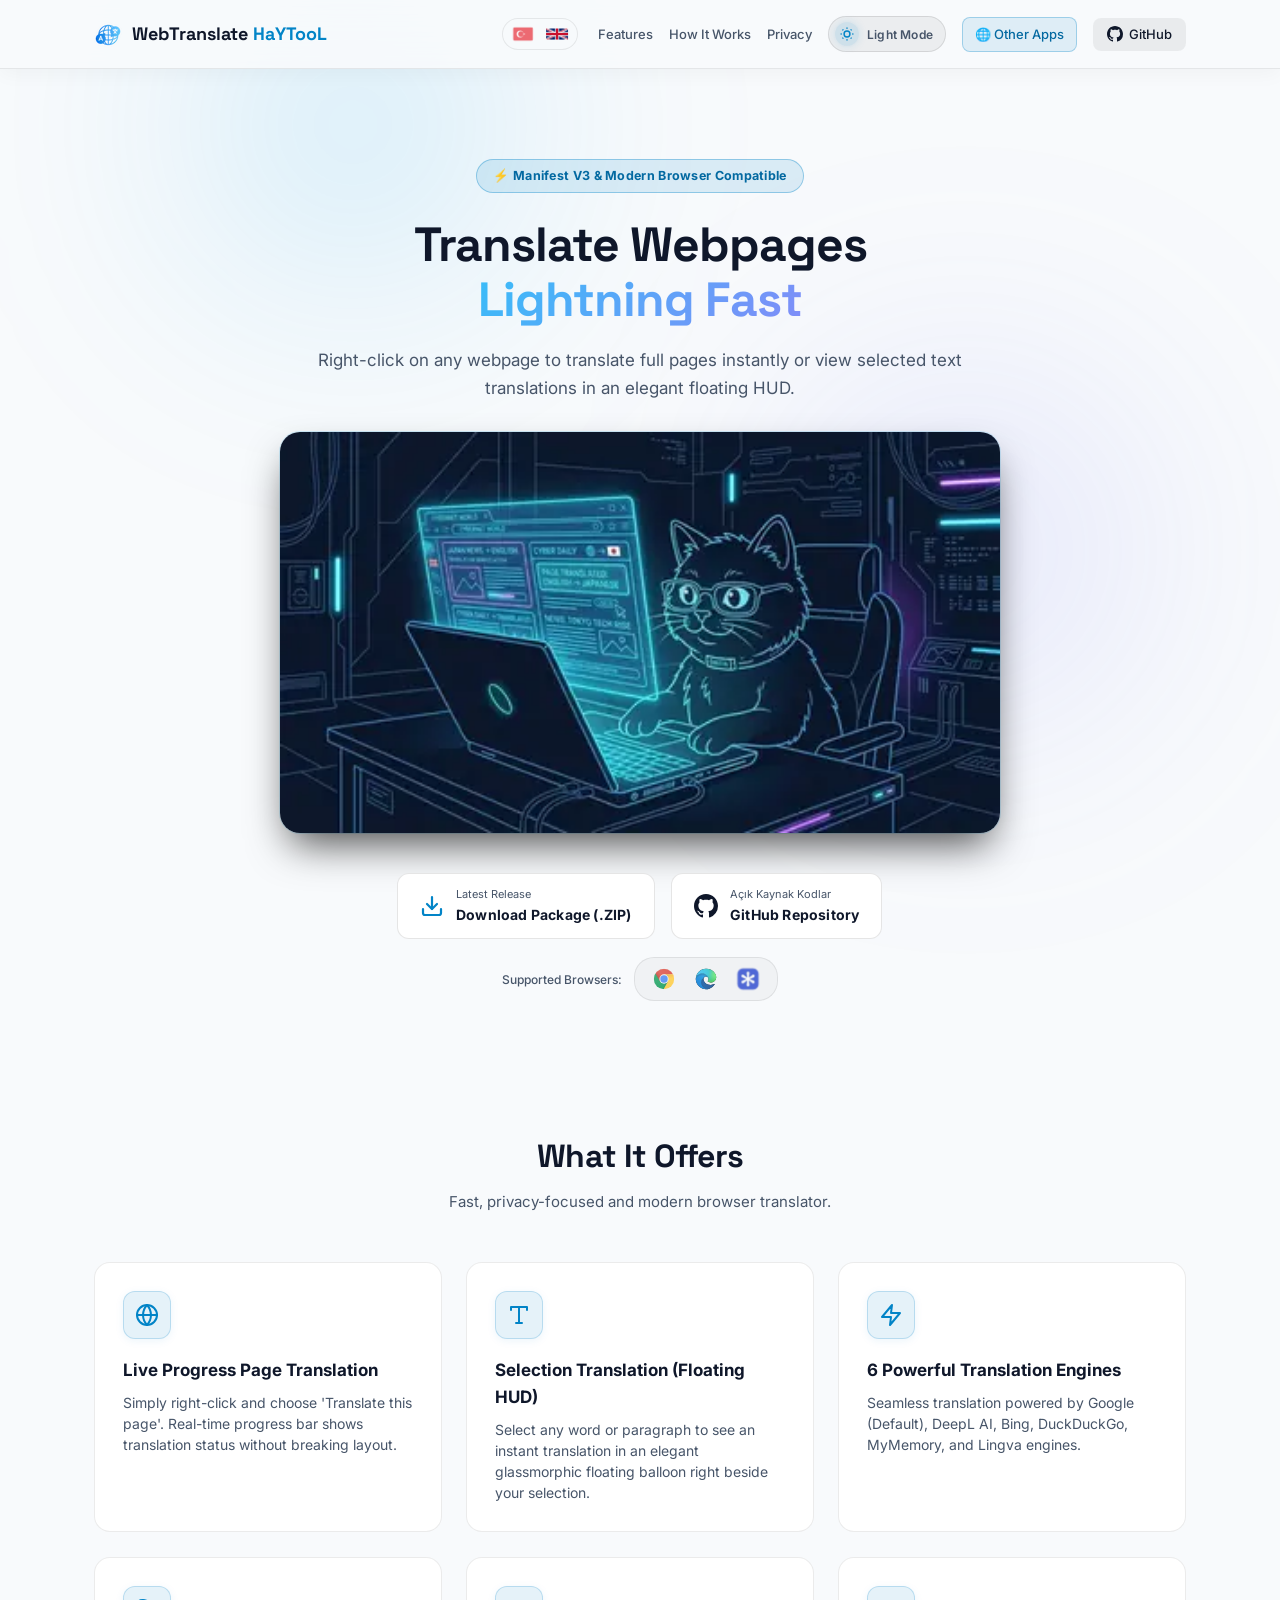
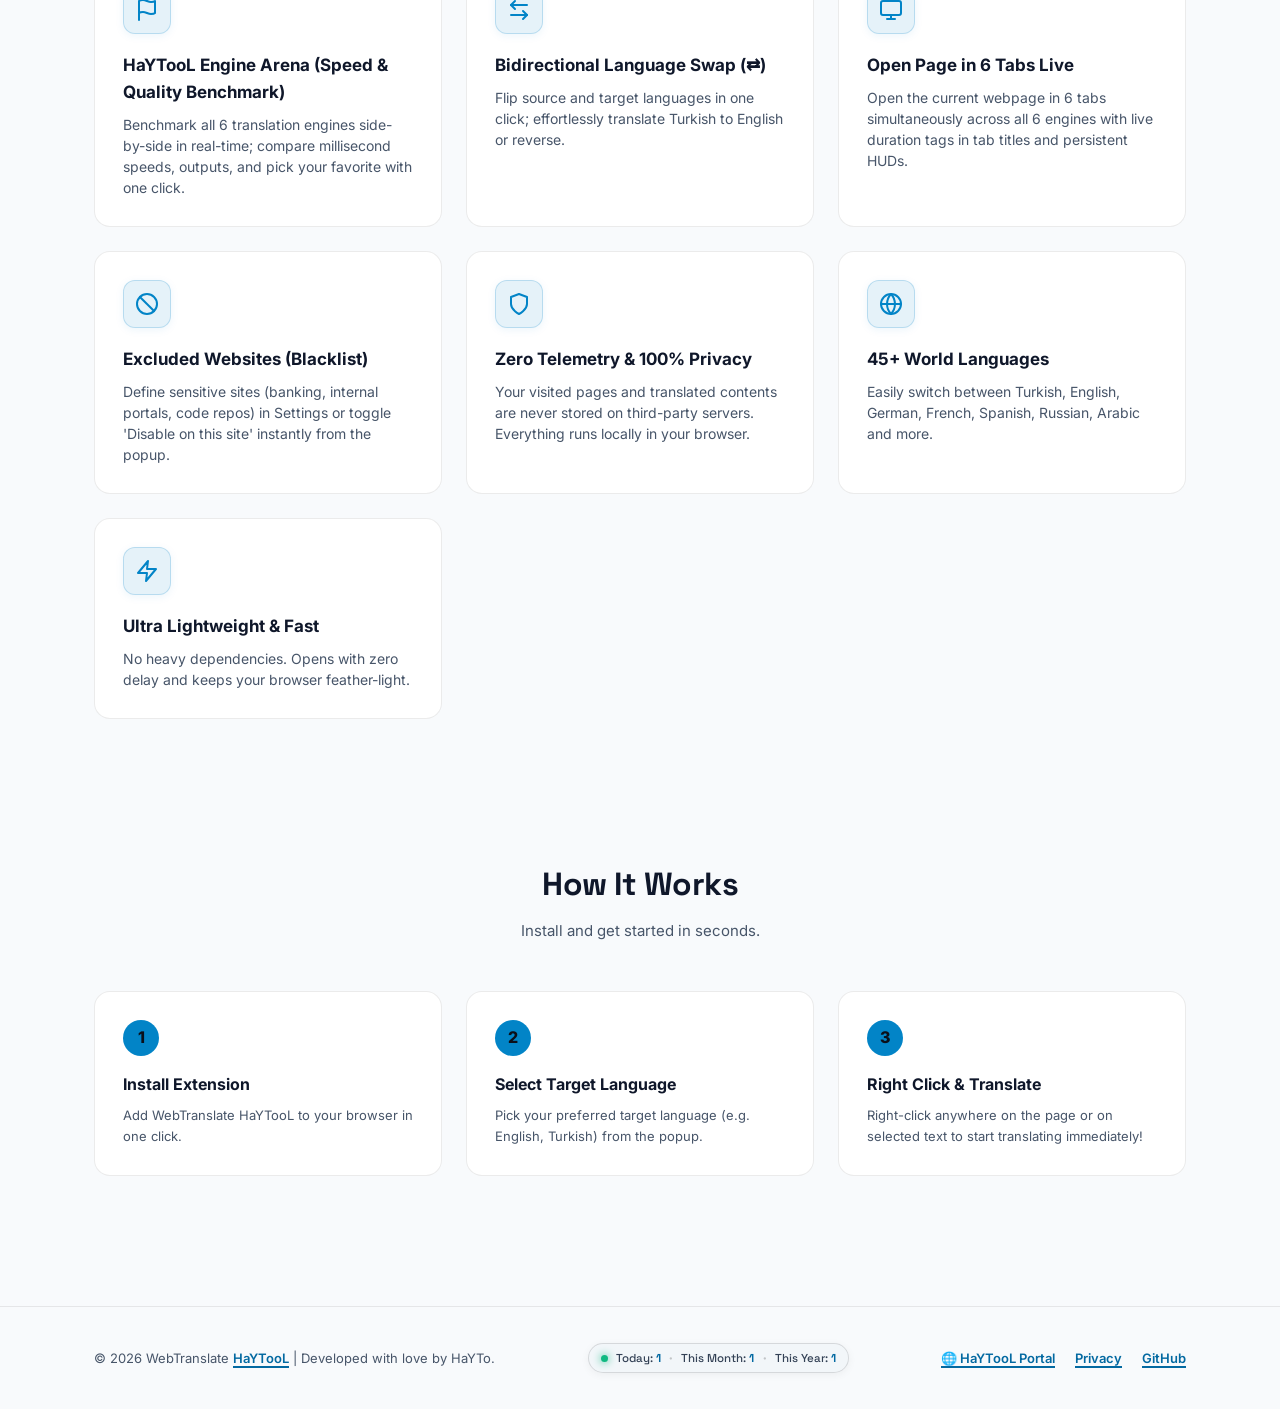
<file: index.html>
<!DOCTYPE html>
<html lang="en">
<head>
  <meta charset="UTF-8" />
  <meta name="viewport" content="width=device-width, initial-scale=1.0" />
  <title>WebTranslate HaYTooL - Fast Web Page & Text Translator</title>
  <meta name="description" content="Instantly translate full web pages and selected text using 6 powerful engines. Ultra-lightweight, zero telemetry, and built for modern browsers." />
  <meta name="keywords" content="web translate, web page translator, text translate extension, browser translation extension, chrome translate, deepl extension, google translate addon, helium browser translate" />
  <meta name="author" content="HaYTo" />
  <meta name="publisher" content="HaYTooL" />
  <meta http-equiv="Cache-Control" content="public, max-age=31536000, immutable" />
  <link rel="canonical" href="https://haytokoraz.github.io/WebTranslate-HaYTooL/" />
  <link rel="sitemap" type="application/xml" title="Sitemap" href="https://haytokoraz.github.io/WebTranslate-HaYTooL/sitemap.xml" />

  <!-- Multi-Language & Regional SEO (Hreflang) -->
  <link rel="alternate" hreflang="tr" href="https://haytokoraz.github.io/WebTranslate-HaYTooL/?lang=tr" />
  <link rel="alternate" hreflang="tr-TR" href="https://haytokoraz.github.io/WebTranslate-HaYTooL/?lang=tr" />
  <link rel="alternate" hreflang="en" href="https://haytokoraz.github.io/WebTranslate-HaYTooL/?lang=en" />
  <link rel="alternate" hreflang="en-US" href="https://haytokoraz.github.io/WebTranslate-HaYTooL/?lang=en" />
  <link rel="alternate" hreflang="en-GB" href="https://haytokoraz.github.io/WebTranslate-HaYTooL/?lang=en" />
  <link rel="alternate" hreflang="x-default" href="https://haytokoraz.github.io/WebTranslate-HaYTooL/" />

  <!-- Open Graph / Facebook -->
  <meta property="og:type" content="website" />
  <meta property="og:site_name" content="WebTranslate HaYTooL" />
  <meta property="og:url" content="https://haytokoraz.github.io/WebTranslate-HaYTooL/" />
  <meta property="og:title" content="WebTranslate HaYTooL - Fast Web Page & Text Translator" />
  <meta property="og:description" content="Instantly translate full web pages and selected text using 6 powerful engines. Ultra-lightweight, zero telemetry, and built for modern browsers." />
  <meta property="og:image" content="https://haytokoraz.github.io/WebTranslate-HaYTooL/cat.webp" />
  <meta property="og:image:width" content="800" />
  <meta property="og:image:height" content="446" />
  <meta property="og:image:alt" content="WebTranslate HaYTooL - Multi-Engine Translator Showcase" />
  <meta property="og:locale" content="en_US" />
  <meta property="og:locale:alternate" content="tr_TR" />

  <!-- Twitter Cards (Large Image Summary) -->
  <meta name="twitter:card" content="summary_large_image" />
  <meta name="twitter:site" content="@HaYToKoRaZ" />
  <meta name="twitter:creator" content="@HaYToKoRaZ" />
  <meta name="twitter:title" content="WebTranslate HaYTooL - Fast Web Page & Text Translator" />
  <meta name="twitter:description" content="Instantly translate full web pages and selected text using 6 powerful engines. Ultra-lightweight, zero telemetry, and built for modern browsers." />
  <meta name="twitter:image" content="https://haytokoraz.github.io/WebTranslate-HaYTooL/cat.webp" />
  <meta name="twitter:image:alt" content="WebTranslate HaYTooL - Multi-Engine Translator Showcase" />

  <!-- Structured Data / JSON-LD Schema (SoftwareApplication, WebSite, HowTo & FAQPage) -->
  <script type="application/ld+json">
  {
    "@context": "https://schema.org",
    "@graph": [
      {
        "@type": "SoftwareApplication",
        "@id": "https://haytokoraz.github.io/WebTranslate-HaYTooL/#software",
        "name": "WebTranslate HaYTooL",
        "operatingSystem": "Chromium, Windows, macOS, Linux, ChromeOS",
        "applicationCategory": "BrowserExtension",
        "applicationSubCategory": "Translation Application",
        "inLanguage": ["tr", "en"],
        "offers": {
          "@type": "Offer",
          "price": "0",
          "priceCurrency": "USD",
          "availability": "https://schema.org/InStock"
        },
        "description": "Instantly translate full web pages and selected text using 6 powerful engines. Ultra-lightweight, zero telemetry, and built for modern browsers.",
        "softwareVersion": "3.0.7",
        "downloadUrl": "https://github.com/HaYToKoRaZ/WebTranslate-HaYTooL/releases/latest",
        "screenshot": "https://haytokoraz.github.io/WebTranslate-HaYTooL/cat.webp",
        "featureList": [
          "Live progress full webpage translation",
          "Floating HUD selection translator",
          "6 Translation Engines: Google, DeepL, Bing, DuckDuckGo, MyMemory, Lingva",
          "Engine Arena side-by-side benchmark",
          "Simultaneous 6-tab multi-engine comparison",
          "Sensitive domain blacklist/exclusion",
          "100% Client-side zero telemetry privacy"
        ],
        "author": {
          "@type": "Person",
          "name": "HaYTo",
          "url": "https://github.com/HaYToKoRaZ"
        }
      },
      {
        "@type": "WebSite",
        "@id": "https://haytokoraz.github.io/WebTranslate-HaYTooL/#website",
        "url": "https://haytokoraz.github.io/WebTranslate-HaYTooL/",
        "name": "WebTranslate HaYTooL",
        "description": "Ultra-lightweight web page and text translator browser extension.",
        "inLanguage": ["tr", "en"],
        "publisher": {
          "@type": "Person",
          "name": "HaYTo"
        }
      },
      {
        "@type": "HowTo",
        "@id": "https://haytokoraz.github.io/WebTranslate-HaYTooL/#howto",
        "name": "How to Translate Web Pages and Text with WebTranslate HaYTooL",
        "description": "Step-by-step guide to installing and translating web pages and selected text using WebTranslate HaYTooL.",
        "step": [
          {
            "@type": "HowToStep",
            "name": "Install Extension",
            "text": "Add WebTranslate HaYTooL to your Chromium browser (Chrome, Edge, Helium) via the latest release package."
          },
          {
            "@type": "HowToStep",
            "name": "Select Target Language",
            "text": "Choose your desired target language from the popup or settings page."
          },
          {
            "@type": "HowToStep",
            "name": "Right-Click & Translate",
            "text": "Right-click anywhere on the webpage to translate the full page, or select text to view translation in the floating HUD."
          }
        ]
      },
      {
        "@type": "FAQPage",
        "@id": "https://haytokoraz.github.io/WebTranslate-HaYTooL/#faq",
        "mainEntity": [
          {
            "@type": "Question",
            "name": "Does WebTranslate HaYTooL track or store my data?",
            "acceptedAnswer": {
              "@type": "Answer",
              "text": "No. WebTranslate HaYTooL operates with 100% zero telemetry. Your translated text and visited websites are never logged or stored remotely."
            }
          },
          {
            "@type": "Question",
            "name": "Which translation engines are supported?",
            "acceptedAnswer": {
              "@type": "Answer",
              "text": "WebTranslate HaYTooL supports 6 translation engines: Google Translate, DeepL AI, Bing Translator, DuckDuckGo, MyMemory, and Lingva."
            }
          },
          {
            "@type": "Question",
            "name": "Which browsers are compatible?",
            "acceptedAnswer": {
              "@type": "Answer",
              "text": "It is built on Manifest V3 standards and is fully compatible with Chromium browsers including Google Chrome, Microsoft Edge, Helium Browser, Brave, Opera, and Vivaldi."
            }
          }
        ]
      }
    ]
  }
  </script>

  <link rel="icon" type="image/x-icon" href="favicon.ico" />
  <link rel="icon" type="image/png" sizes="32x32" href="favicon.png" />
  <link rel="apple-touch-icon" sizes="180x180" href="apple-touch-icon.png" />
  <link rel="preconnect" href="https://fonts.googleapis.com">
  <link rel="preconnect" href="https://fonts.gstatic.com" crossorigin>
  <link rel="preload" as="style" href="https://fonts.googleapis.com/css2?family=Inter:wght@400;500;600;700;800&family=Space+Grotesk:wght@600;700&display=swap" />
  <link rel="stylesheet" href="https://fonts.googleapis.com/css2?family=Inter:wght@400;500;600;700;800&family=Space+Grotesk:wght@600;700&display=swap" media="print" onload="this.media='all'" />
  <noscript>
    <link rel="stylesheet" href="https://fonts.googleapis.com/css2?family=Inter:wght@400;500;600;700;800&family=Space+Grotesk:wght@600;700&display=swap" />
    <link rel="stylesheet" href="style.css" />
  </noscript>

  <!-- Inlined Critical CSS for 0ms Zero-Latency First Paint -->
  <style>
:root{--bg:#0b0f19;--bg-card:rgba(17,24,39,0.7);--border:rgba(255,255,255,0.08);--text:#f8fafc;--text-muted:#cbd5e1;--link-color:#38bdf8;--stat-lbl-color:#cbd5e1;--accent:#38bdf8;--accent-glow:rgba(56,189,248,0.25);--nav-bg:rgba(11,15,25,0.85)}[data-theme="light"]{--bg:#f8fafc;--bg-card:rgba(255,255,255,0.95);--border:rgba(0,0,0,0.08);--text:#0f172a;--text-muted:#475569;--link-color:#0369a1;--stat-lbl-color:#334155;--accent:#0284c7;--accent-glow:rgba(2,132,199,0.2);--nav-bg:rgba(248,250,252,0.92)}[data-theme="light"] .navbar{background:var(--nav-bg);border-bottom:1px solid rgba(0,0,0,0.08);box-shadow:0 4px 20px rgba(0,0,0,0.04)}[data-theme="light"] .footer-brand-link{color:#0284c7}[data-theme="light"] .logo,[data-theme="light"] .feature-card h3,[data-theme="light"] .step-card h3,[data-theme="light"] .section-title{color:#0f172a}[data-theme="light"] .nav-links a{color:#475569}[data-theme="light"] .nav-links a:hover{color:#0284c7}[data-theme="light"] .store-btn{background:rgba(255,255,255,0.95);border-color:rgba(0,0,0,0.1);color:#0f172a}[data-theme="light"] .store-btn:hover{border-color:#0284c7;box-shadow:0 8px 24px rgba(2,132,199,0.15)}[data-theme="light"] .github-btn{background:rgba(0,0,0,0.06);color:#0f172a !important}[data-theme="light"] .theme-toggle-btn{color:#475569;background:rgba(0,0,0,0.05);border-color:rgba(0,0,0,0.1)}*{box-sizing:border-box;margin:0;padding:0}body{background-color:var(--bg);color:var(--text);font-family:'Inter',-apple-system,sans-serif;line-height:1.6;overflow-x:hidden;position:relative}.container{width:100%;max-width:1140px;margin:0 auto;padding:0 24px}.glow{position:absolute;border-radius:50%;filter:blur(120px);z-index:-1;pointer-events:none}.glow-1{width:450px;height:450px;background:radial-gradient(circle,rgba(14,165,233,0.25),transparent 70%);top:-100px;left:10%}.glow-2{width:500px;height:500px;background:radial-gradient(circle,rgba(99,102,241,0.2),transparent 70%);top:300px;right:5%}.navbar{position:sticky;top:0;z-index:100;background:var(--nav-bg);backdrop-filter:blur(16px);-webkit-backdrop-filter:blur(16px);border-bottom:1px solid var(--border);padding:16px 0;transition:background-color 0.3s ease,border-color 0.3s ease}.nav-content{display:flex;align-items:center;justify-content:space-between}.logo{display:flex;align-items:center;gap:10px;font-family:'Space Grotesk',sans-serif;font-size:18px;font-weight:700;color:#fff;text-decoration:none}.logo-badge{display:flex;align-items:center;justify-content:center}.logo-text span{color:var(--accent)}.nav-right{display:flex;align-items:center;gap:20px}.lang-switcher{display:flex;align-items:center;gap:6px;background:rgba(255,255,255,0.05);padding:4px 6px;border-radius:20px;border:1px solid var(--border)}.lang-btn{background:transparent;border:none;cursor:pointer;padding:4px;border-radius:50%;display:flex;align-items:center;justify-content:center;opacity:0.6;transition:transform 0.2s ease,opacity 0.2s ease;will-change:transform,opacity}.lang-btn.active,.lang-btn:hover{opacity:1;transform:scale(1.1)}.flag-svg{width:20px;height:14px;border-radius:2px}.nav-links{display:flex;align-items:center;gap:16px}.nav-links a{color:var(--text-muted);text-decoration:none;font-size:13px;font-weight:500;transition:color 0.2s}.nav-links a:hover{color:#fff}.portal-btn{background:rgba(14,165,233,0.15);color:#38bdf8 !important;font-weight:600;padding:6px 12px;border-radius:8px;border:1px solid rgba(56,189,248,0.35)}[data-theme="light"] .portal-btn{background:rgba(2,132,199,0.1);color:#0369a1 !important;border-color:rgba(2,132,199,0.3)}.theme-toggle-pill{display:inline-flex;align-items:center;gap:8px;background:rgba(255,255,255,0.06);border:1px solid var(--border);color:var(--text-muted);padding:5px 12px 5px 6px;border-radius:24px;cursor:pointer;font-family:inherit;font-size:12px;font-weight:600;transition:transform 0.2s ease,background-color 0.2s ease,border-color 0.2s ease;user-select:none;will-change:transform}.theme-toggle-pill:hover{background:rgba(255,255,255,0.12);border-color:rgba(56,189,248,0.4);color:#fff;transform:translateY(-1px)}.theme-icon-wrap{display:flex;align-items:center;justify-content:center;width:24px;height:24px;border-radius:50%;background:rgba(56,189,248,0.15);color:var(--accent);box-shadow:0 0 10px rgba(56,189,248,0.2);transition:transform 0.25s ease,background-color 0.25s ease;will-change:transform}.theme-toggle-pill:hover .theme-icon-wrap{transform:rotate(15deg) scale(1.05);background:rgba(56,189,248,0.25)}.theme-label{font-size:12px;letter-spacing:0.2px}[data-theme="light"] .theme-toggle-pill{background:rgba(0,0,0,0.05);border-color:rgba(0,0,0,0.1);color:#475569}[data-theme="light"] .theme-toggle-pill:hover{background:rgba(0,0,0,0.08);border-color:#0284c7;color:#0f172a}[data-theme="light"] .theme-icon-wrap{background:rgba(2,132,199,0.12);color:#0284c7;box-shadow:0 0 8px rgba(2,132,199,0.15)}#sun-icon{display:none}#moon-icon{display:block}[data-theme="light"] #sun-icon{display:block !important}[data-theme="light"] #moon-icon{display:none !important}.github-btn{display:flex;align-items:center;gap:6px;background:rgba(255,255,255,0.08);padding:6px 14px;border-radius:8px;color:#fff !important}.hero{padding:90px 0 60px;text-align:center}.hero-content{display:flex;flex-direction:column;align-items:center}.badge{background:rgba(14,165,233,0.15);color:#38bdf8;border:1px solid rgba(56,189,248,0.4);padding:6px 16px;border-radius:20px;font-size:12.5px;font-weight:700;letter-spacing:0.3px;margin-bottom:24px}[data-theme="light"] .badge{background:rgba(2,132,199,0.12);color:#0369a1;border-color:rgba(2,132,199,0.35)}.hero-title{font-family:'Space Grotesk',sans-serif;font-size:48px;font-weight:800;line-height:1.15;letter-spacing:-1px;margin-bottom:20px;max-width:800px}.gradient-text{background:linear-gradient(135deg,#38bdf8 0%,#818cf8 100%);-webkit-background-clip:text;-webkit-text-fill-color:transparent}.hero-subtitle{font-size:17px;color:var(--text-muted);max-width:650px;margin-bottom:30px}.cat-showcase-wrap{position:relative;max-width:720px;width:100%;aspect-ratio:800 / 446;margin:0 auto 40px;border-radius:20px;overflow:hidden;box-shadow:0 20px 40px -10px rgba(0,0,0,0.7),0 0 0 1px rgba(56,189,248,0.2);transition:transform 0.3s ease;contain:layout paint}.cat-showcase-wrap:hover{transform:translateY(-4px);box-shadow:0 25px 50px -10px rgba(0,0,0,0.8),0 0 30px rgba(56,189,248,0.3)}.cat-img{width:100%;height:100%;aspect-ratio:800 / 446;display:block;object-fit:cover}.store-buttons{display:flex;flex-wrap:wrap;justify-content:center;gap:16px}.store-btn{display:flex;align-items:center;gap:12px;background:rgba(17,24,39,0.85);border:1px solid rgba(255,255,255,0.12);padding:12px 22px;border-radius:12px;text-decoration:none;color:#fff;transition:transform 0.25s ease,border-color 0.25s ease,box-shadow 0.25s ease;backdrop-filter:blur(10px);will-change:transform}.store-btn:hover{transform:translateY(-2px);border-color:var(--accent);box-shadow:0 8px 24px rgba(56,189,248,0.2)}.store-text{display:flex;flex-direction:column;text-align:left}.store-sub{font-size:11px;color:var(--text-muted)}.store-name{font-size:14px;font-weight:700;letter-spacing:0.2px}.supported-browsers-row{display:flex;align-items:center;justify-content:center;gap:12px;margin-top:18px;flex-wrap:wrap}.browsers-label{font-size:12px;color:var(--text-muted);font-weight:500}.browser-badge-list{display:inline-flex;align-items:center;gap:12px;background:rgba(255,255,255,0.04);padding:6px 14px;border-radius:20px;border:1px solid var(--border)}[data-theme="light"] .browser-badge-list{background:rgba(0,0,0,0.03)}.browser-badge-list a{display:inline-flex;align-items:center;justify-content:center;padding:4px;border-radius:50%;opacity:0.85;transition:transform 0.28s cubic-bezier(0.34,1.56,0.64,1),opacity 0.2s ease,filter 0.28s ease;will-change:transform,filter;line-height:0}.browser-badge-list picture{display:inline-flex;align-items:center;justify-content:center;line-height:0}.browser-badge-list img{display:block;width:22px;height:22px;object-fit:contain}.browser-badge-list a:hover{opacity:1;transform:translateY(-4px) scale(1.35);filter:drop-shadow(0 6px 12px rgba(56,189,248,0.45))}.browser-badge-list a:active{transform:translateY(-1px) scale(1.2)}[data-theme="light"] .browser-badge-list a:hover{filter:drop-shadow(0 6px 12px rgba(2,132,199,0.35))}.feature-icon-box{display:inline-flex;align-items:center;justify-content:center;width:48px;height:48px;border-radius:12px;background:rgba(56,189,248,0.12);border:1px solid rgba(56,189,248,0.25);color:var(--accent);margin-bottom:18px;box-shadow:0 4px 12px rgba(56,189,248,0.15);transition:transform 0.25s ease,background-color 0.25s ease,border-color 0.25s ease}.feature-card:hover .feature-icon-box{transform:scale(1.08) translateY(-2px);background:rgba(56,189,248,0.2);border-color:rgba(56,189,248,0.45)}[data-theme="light"] .feature-icon-box{background:rgba(2,132,199,0.1);border-color:rgba(2,132,199,0.2);color:#0284c7;box-shadow:0 2px 8px rgba(2,132,199,0.08)}.features-section,.how-section{padding:70px 0}.section-title-wrap{text-align:center;margin-bottom:48px}.section-title{font-family:'Space Grotesk',sans-serif;font-size:32px;font-weight:700;letter-spacing:-0.5px;margin-bottom:8px}.section-subtitle{font-size:15px;color:var(--text-muted)}.features-grid{display:grid;grid-template-columns:repeat(auto-fit,minmax(300px,1fr));gap:24px}.feature-card{background:var(--bg-card);backdrop-filter:blur(12px);border:1px solid var(--border);padding:28px;border-radius:16px;transition:transform 0.2s ease,border-color 0.2s ease;will-change:transform}.feature-card:hover{border-color:rgba(56,189,248,0.4);transform:translateY(-3px)}.feature-icon{font-size:28px;margin-bottom:16px}.feature-card h3{font-size:17px;font-weight:700;margin-bottom:8px;color:#fff}.feature-card p{font-size:14px;color:var(--text-muted);line-height:1.5}.steps-grid{display:grid;grid-template-columns:repeat(auto-fit,minmax(280px,1fr));gap:24px}.step-card{background:var(--bg-card);border:1px solid var(--border);padding:28px;border-radius:16px;position:relative}.step-number{width:36px;height:36px;background:var(--accent);color:#0b0f19;font-weight:800;border-radius:50%;display:flex;align-items:center;justify-content:center;margin-bottom:16px}.step-card h3{font-size:16px;font-weight:700;margin-bottom:8px}.step-card p{font-size:13px;color:var(--text-muted)}.footer{border-top:1px solid var(--border);padding:36px 0;margin-top:60px}.footer-content{display:flex;align-items:center;justify-content:space-between;flex-wrap:wrap;gap:16px;font-size:13px;color:var(--text-muted)}.footer-content a{color:var(--link-color);text-decoration:underline;text-underline-offset:3px;text-decoration-thickness:1.5px;font-weight:600;transition:color 0.2s ease,text-decoration-color 0.2s ease}.footer-content a:hover{text-decoration-color:currentColor;opacity:0.85}.footer-brand-link{color:var(--link-color) !important}.footer-links{display:flex;gap:20px}.footer-links a{color:var(--link-color) !important}.retro-stats-pill{display:inline-flex;align-items:center;gap:8px;background:rgba(15,23,42,0.7);border:1px solid rgba(255,255,255,0.1);padding:5px 12px;border-radius:20px;font-family:'Space Grotesk',-apple-system,sans-serif;font-size:11.5px;color:var(--text-muted);box-shadow:0 2px 10px rgba(0,0,0,0.2);transition:transform 0.2s ease,border-color 0.2s ease;will-change:transform}[data-theme="light"] .retro-stats-pill{background:rgba(241,245,249,0.9);border-color:rgba(0,0,0,0.12);box-shadow:0 2px 8px rgba(0,0,0,0.05)}.retro-stats-pill:hover{border-color:rgba(56,189,248,0.4);transform:translateY(-1px)}.retro-led-dot{width:7px;height:7px;border-radius:50%;background:#10b981;box-shadow:0 0 8px #10b981;animation:pulseLed 2s infinite ease-in-out;will-change:opacity,transform}@keyframes pulseLed{0%,100%{opacity:1;transform:scale(1)}50%{opacity:0.4;transform:scale(0.85)}}.stat-lbl{color:var(--stat-lbl-color);font-weight:500}.retro-stat-item strong{color:#38bdf8;font-weight:700;letter-spacing:0.3px}[data-theme="light"] .retro-stat-item strong{color:#0369a1}.stat-sep{color:rgba(255,255,255,0.2);font-size:10px}[data-theme="light"] .stat-sep{color:rgba(0,0,0,0.2)}@media (max-width:768px){.hero-title{font-size:34px}.nav-links{display:none}}button,a,input,select,[role="button"]{outline:none}button:focus-visible,a:focus-visible{outline:2px solid var(--accent) !important;outline-offset:2px !important;box-shadow:0 0 0 4px var(--accent-glow) !important}button,.store-btn,.github-btn,.portal-btn,.theme-toggle-pill,.lang-btn{cursor:pointer;transition:transform 0.2s cubic-bezier(0.16,1,0.3,1),opacity 0.2s ease,background-color 0.2s ease,border-color 0.2s ease;will-change:transform}.store-btn:active,.github-btn:active,.portal-btn:active,.theme-toggle-pill:active{transform:scale(0.98)}@media (prefers-reduced-motion:reduce){*,*::before,*::after{animation-duration:0.01ms !important;animation-iteration-count:1 !important;transition-duration:0.01ms !important;scroll-behavior:auto !important}}
  </style>
</head>
<body>
  <div class="glow glow-1"></div>
  <div class="glow glow-2"></div>

  <!-- Üst Menü / Navbar -->
  <nav class="navbar">
    <div class="container nav-content">
      <div class="logo">
        <span class="logo-badge">
          <picture>
            <source srcset="icon-28.webp 1x, icon-56.webp 2x" type="image/webp">
            <img src="icon.png" alt="Logo" width="28" height="28" style="vertical-align: middle;" />
          </picture>
        </span>
        <span class="logo-text">WebTranslate<span> HaYTooL</span></span>
      </div>

      <div class="nav-right">
        <!-- Dil Değiştirici (TR / EN) -->
        <div class="lang-switcher">
          <button type="button" class="lang-btn active" onclick="setLanguage('tr')" title="Türkçe">
            <svg viewBox="0 0 1200 800" class="flag-svg">
              <rect width="1200" height="800" fill="#E30A17" />
              <circle cx="425" cy="400" r="200" fill="#FFFFFF" />
              <circle cx="475" cy="400" r="160" fill="#E30A17" />
              <polygon fill="#FFFFFF" points="583.33,400 706.87,440.14 659.73,319.86 659.73,480.14 706.87,359.86" />
            </svg>
          </button>
          <button type="button" class="lang-btn" onclick="setLanguage('en')" title="English">
            <svg viewBox="0 0 60 30" class="flag-svg">
              <clipPath id="s1"><path d="M0,0 v30 h60 v-30 z" /></clipPath>
              <clipPath id="t1"><path d="M30,15 h30 v15 z v15 h-30 z h-30 v-15 z v-15 h30 z" /></clipPath>
              <g clip-path="url(#s1)">
                <path d="M0,0 v30 h60 v-30 z" fill="#012169" />
                <path d="M0,0 L60,30 M60,0 L0,30" stroke="#fff" stroke-width="6" />
                <path d="M0,0 L60,30 M60,0 L0,30" clip-path="url(#t1)" stroke="#C8102E" stroke-width="4" />
                <path d="M30,0 v30 M0,15 h60" stroke="#fff" stroke-width="10" />
                <path d="M30,0 v30 M0,15 h60" stroke="#C8102E" stroke-width="6" />
              </g>
            </svg>
          </button>
        </div>

        <div class="nav-links">
          <a href="#features" data-i18n="navFeatures">Özellikler</a>
          <a href="#how" data-i18n="navHow">Nasıl Çalışır?</a>
          <a href="privacy.html" data-i18n="navPrivacy" data-i18n-title="navPrivacyTitle" title="WebTranslate HaYTooL - Gizlilik Politikası">Gizlilik</a>
          
          <!-- Tema Değiştirici Buton (Koyu / Açık - Açıklayıcı ve Şık) -->
          <button type="button" id="theme-toggle" class="theme-toggle-pill" title="Koyu / Açık Tema Değiştir">
            <span class="theme-icon-wrap">
              <svg id="moon-icon" width="14" height="14" viewBox="0 0 24 24" fill="none" stroke="currentColor" stroke-width="2.5">
                <path d="M21 12.79A9 9 0 1 1 11.21 3 7 7 0 0 0 21 12.79z"></path>
              </svg>
              <svg id="sun-icon" width="14" height="14" viewBox="0 0 24 24" fill="none" stroke="currentColor" stroke-width="2.5" style="display:none;">
                <circle cx="12" cy="12" r="5"></circle>
                <line x1="12" y1="1" x2="12" y2="3"></line>
                <line x1="12" y1="21" x2="12" y2="23"></line>
                <line x1="4.22" y1="4.22" x2="5.64" y2="5.64"></line>
                <line x1="18.36" y1="18.36" x2="19.78" y2="19.78"></line>
                <line x1="1" y1="12" x2="3" y2="12"></line>
                <line x1="21" y1="12" x2="23" y2="12"></line>
                <line x1="4.22" y1="19.78" x2="5.64" y2="18.36"></line>
                <line x1="18.36" y1="5.64" x2="19.78" y2="4.22"></line>
              </svg>
            </span>
            <span id="theme-text" class="theme-label" data-i18n="themeDark">Koyu Tema</span>
          </button>

          <a href="https://haytokoraz.github.io/" target="_blank" rel="nofollow noopener noreferrer" class="portal-btn" data-i18n="navOtherApps" title="HaYTooL Portal">
            🌐 Diğer Uygulamalar
          </a>
          <a href="https://github.com/HaYToKoRaZ/WebTranslate-HaYTooL" target="_blank" rel="nofollow noopener noreferrer" class="github-btn">
            <svg height="16" width="16" viewBox="0 0 16 16" fill="currentColor">
              <path d="M8 0C3.58 0 0 3.58 0 8c0 3.54 2.29 6.53 5.47 7.59.4.07.55-.17.55-.38 0-.19-.01-.82-.01-1.49-2.01.37-2.53-.49-2.69-.94-.09-.23-.48-.94-.82-1.13-.28-.15-.68-.52-.01-.53.63-.01 1.08.58 1.23.82.72 1.21 1.87.87 2.33.66.07-.52.28-.87.51-1.07-1.78-.2-3.64-.89-3.64-3.95 0-.87.31-1.59.82-2.15-.08-.2-.36-1.02.08-2.12 0 0 .67-.21 2.2.82.64-.18 1.32-.27 2-.27.68 0 1.36.09 2 .27 1.53-1.04 2.2-.82 2.2-.82.44 1.1.16 1.92.08 2.12.51.56.82 1.27.82 2.15 0 3.07-1.87 3.75-3.65 3.95.29.25.54.73.54 1.48 0 1.07-.01 1.93-.01 2.2 0 .21.15.46.55.38A8.013 8.013 0 0016 8c0-4.42-3.58-8-8-8z"/>
            </svg>
            GitHub
          </a>
        </div>
      </div>
    </div>
  </nav>

  <!-- Hero Bölümü -->
  <header class="hero">
    <div class="container hero-content">
      <div class="badge" data-i18n="heroBadge">⚡ Manifest V3 & Modern Tarayıcı Uyumlu</div>
      <h1 class="hero-title" data-i18n="heroTitle">
        Web Sayfalarını <br />
        <span class="gradient-text">Işık Hızında</span> Çevirin
      </h1>
      <p class="hero-subtitle" data-i18n="heroSubtitle">
        Tarayıcınızda dilediğiniz sayfada sağ tıklayarak sayfayı tek tıkla çevirin veya seçtiğiniz metinleri zarif bir baloncuk içinde anında görüntüleyin.
      </p>

      <!-- Web Sayfalarını Gezen Akıllı Çizgi-Sanatı Kedi Görsel Vitrini -->
      <div class="cat-showcase-wrap">
        <picture>
          <source type="image/webp" media="(max-width: 480px)" srcset="cat-400.webp">
          <source type="image/webp" media="(max-width: 768px)" srcset="cat-600.webp">
          <source type="image/webp" srcset="cat.webp">
          <source type="image/jpeg" media="(max-width: 480px)" srcset="cat-400.jpg">
          <img src="cat-400.webp" srcset="cat-400.webp 400w, cat-600.webp 600w, cat.webp 800w" sizes="(max-width: 480px) 364px, (max-width: 768px) 600px, 800px" alt="Web Sitelerini Gezen Çevirmen Kedi - WebTranslate HaYTooL" class="cat-img" width="800" height="446" fetchpriority="high" decoding="async" />
        </picture>
        <div class="cat-glow"></div>
      </div>

      <!-- Tarayıcı Eklenti Butonları (Son Sürüm Releases ve GitHub Bağlantıları) -->
      <div class="store-buttons">
        <a href="https://github.com/HaYToKoRaZ/WebTranslate-HaYTooL/releases/latest" target="_blank" rel="nofollow noopener noreferrer" class="store-btn primary-store-btn" title="GitHub Releases - En Son Sürüm ZIP İndir">
          <svg width="24" height="24" viewBox="0 0 24 24" fill="none" stroke="currentColor" stroke-width="2.2" stroke-linecap="round" stroke-linejoin="round" style="color: var(--accent);">
            <path d="M21 15v4a2 2 0 0 1-2 2H5a2 2 0 0 1-2-2v-4"></path>
            <polyline points="7 10 12 15 17 10"></polyline>
            <line x1="12" y1="15" x2="12" y2="3"></line>
          </svg>
          <div class="store-text">
            <span class="store-sub" data-i18n="storeSubStore">Son Sürüm (Releases)</span>
            <span class="store-name" data-i18n="storeNameStore">Paketi İndir (.ZIP)</span>
          </div>
        </a>

        <a href="https://github.com/HaYToKoRaZ/WebTranslate-HaYTooL" target="_blank" rel="nofollow noopener noreferrer" class="store-btn" title="GitHub Deposu">
          <svg height="24" width="24" viewBox="0 0 16 16" fill="currentColor">
            <path d="M8 0C3.58 0 0 3.58 0 8c0 3.54 2.29 6.53 5.47 7.59.4.07.55-.17.55-.38 0-.19-.01-.82-.01-1.49-2.01.37-2.53-.49-2.69-.94-.09-.23-.48-.94-.82-1.13-.28-.15-.68-.52-.01-.53.63-.01 1.08.58 1.23.82.72 1.21 1.87.87 2.33.66.07-.52.28-.87.51-1.07-1.78-.2-3.64-.89-3.64-3.95 0-.87.31-1.59.82-2.15-.08-.2-.36-1.02.08-2.12 0 0 .67-.21 2.2.82.64-.18 1.32-.27 2-.27.68 0 1.36.09 2 .27 1.53-1.04 2.2-.82 2.2-.82.44 1.1.16 1.92.08 2.12.51.56.82 1.27.82 2.15 0 3.07-1.87 3.75-3.65 3.95.29.25.54.73.54 1.48 0 1.07-.01 1.93-.01 2.2 0 .21.15.46.55.38A8.013 8.013 0 0016 8c0-4.42-3.58-8-8-8z"/>
          </svg>
          <div class="store-text">
            <span class="store-sub">Açık Kaynak Kodlar</span>
            <span class="store-name">GitHub Repository</span>
          </div>
        </a>
      </div>

      <!-- Desteklenen Tarayıcılar Rozet Satırı -->
      <div class="supported-browsers-row">
        <span class="browsers-label" data-i18n="supportedBrowsers">Desteklenen Tarayıcılar:</span>
        <div class="browser-badge-list">
          <a href="https://chromewebstore.google.com/detail/hmblfojhnndofecfffkmamklcpibhbep" target="_blank" rel="nofollow noopener noreferrer" data-i18n-title="browserChromeTitle" title="Chrome Web Store - WebTranslate HaYTooL">
            <img src="chrome.svg" alt="Chrome Web Store" width="22" height="22" />
          </a>
          <a href="https://microsoftedge.microsoft.com/addons/detail/hkhjhlaciakanpanhfckcalfddbgdibf" target="_blank" rel="nofollow noopener noreferrer" data-i18n-title="browserEdgeTitle" title="Microsoft Edge Add-ons - WebTranslate HaYTooL">
            <img src="edge.svg" alt="Microsoft Edge Add-ons" width="22" height="22" />
          </a>
          <a href="https://chromewebstore.google.com/detail/hmblfojhnndofecfffkmamklcpibhbep" target="_blank" rel="nofollow noopener noreferrer" data-i18n-title="browserHeliumTitle" title="Helium Browser (Chrome Web Store Uyumlu)">
            <picture>
              <source srcset="helium.webp" type="image/webp">
              <img src="helium.png" alt="Helium Browser" width="22" height="22" loading="lazy" decoding="async" />
            </picture>
          </a>
        </div>
      </div>
    </div>
  </header>

  <!-- Ana İçerik Belirgin İşareti (Semantik Main Landmark) -->
  <main id="main-content">
    <!-- Özellikler Bölümü -->
    <section id="features" class="features-section">
    <div class="container">
      <div class="section-title-wrap">
        <h2 class="section-title" data-i18n="featHeading">Neler Sunuyor?</h2>
        <p class="section-subtitle" data-i18n="featSub">Hızlı, gizlilik odaklı ve modern tarayıcı çevirmeni.</p>
      </div>

      <div class="features-grid">
        <div class="feature-card">
          <div class="feature-icon-box">
            <svg width="24" height="24" viewBox="0 0 24 24" fill="none" stroke="currentColor" stroke-width="2" stroke-linecap="round" stroke-linejoin="round" aria-hidden="true"><circle cx="12" cy="12" r="10"></circle><line x1="2" y1="12" x2="22" y2="12"></line><path d="M12 2a15.3 15.3 0 0 1 4 10 15.3 15.3 0 0 1-4 10 15.3 15.3 0 0 1-4-10 15.3 15.3 0 0 1 4-10z"></path></svg>
          </div>
          <h3 data-i18n="feat1Title">Canlı İlerlemeli Sayfa Çevirisi</h3>
          <p data-i18n="feat1Desc">Sağ tıklayıp "Bu Sayfayı Çevir" demeniz yeterli. Canlı yüzde çubuğuyla sayfa düzenini bozmadan anında hedef dilinize çevirir.</p>
        </div>

        <div class="feature-card">
          <div class="feature-icon-box">
            <svg width="24" height="24" viewBox="0 0 24 24" fill="none" stroke="currentColor" stroke-width="2" stroke-linecap="round" stroke-linejoin="round" aria-hidden="true"><path d="M4 7V4h16v3"></path><path d="M9 20h6"></path><path d="M12 4v16"></path></svg>
          </div>
          <h3 data-i18n="feat2Title">Seçili Metin Çevirisi (Floating HUD)</h3>
          <p data-i18n="feat2Desc">Bir kelime veya paragraf seçin; hemen yanında beliren şık cam efektli baloncukta orijinal ve çeviri metnini anında görün.</p>
        </div>

        <div class="feature-card">
          <div class="feature-icon-box">
            <svg width="24" height="24" viewBox="0 0 24 24" fill="none" stroke="currentColor" stroke-width="2" stroke-linecap="round" stroke-linejoin="round" aria-hidden="true"><polygon points="13 2 3 14 12 14 11 22 21 10 12 10 13 2"></polygon></svg>
          </div>
          <h3 data-i18n="feat3Title">6 Güçlü Çeviri Motoru</h3>
          <p data-i18n="feat3Desc">Google Translate, DeepL AI, Bing, DuckDuckGo, MyMemory ve Lingva entegrasyonuyla kesintisiz, hızlı ve yüksek kaliteli çeviri sağlar.</p>
        </div>

        <div class="feature-card">
          <div class="feature-icon-box">
            <svg width="24" height="24" viewBox="0 0 24 24" fill="none" stroke="currentColor" stroke-width="2" stroke-linecap="round" stroke-linejoin="round" aria-hidden="true"><path d="M4 15s1-1 4-1 5 2 8 2 4-1 4-1V3s-1 1-4 1-5-2-8-2-4 1-4 1z"></path><line x1="4" y1="22" x2="4" y2="15"></line></svg>
          </div>
          <h3 data-i18n="feat7Title">HaYTooL Engine Arena (Benchmark)</h3>
          <p data-i18n="feat7Desc">6 çeviri motorunu (Google, DeepL, Bing, DDG, MyMemory, Lingva) aynı anda yarıştırın; milisaniye hızlarını ve çevirilerini canlı karşılaştırın.</p>
        </div>

        <div class="feature-card">
          <div class="feature-icon-box">
            <svg width="24" height="24" viewBox="0 0 24 24" fill="none" stroke="currentColor" stroke-width="2" stroke-linecap="round" stroke-linejoin="round" aria-hidden="true"><path d="M8 3L4 7l4 4"></path><path d="M4 7h16"></path><path d="M16 21l4-4-4-4"></path><path d="M20 17H4"></path></svg>
          </div>
          <h3 data-i18n="feat8Title">Çift Yönlü Dil Değişimi (Swap ⇄)</h3>
          <p data-i18n="feat8Desc">Tek tıkla kaynak ve hedef dilleri yer değiştirin; Türkçe'den İngilizce'ye ya da tersine ışık hızında çeviri yapın.</p>
        </div>

        <div class="feature-card">
          <div class="feature-icon-box">
            <svg width="24" height="24" viewBox="0 0 24 24" fill="none" stroke="currentColor" stroke-width="2" stroke-linecap="round" stroke-linejoin="round" aria-hidden="true"><rect x="2" y="3" width="20" height="14" rx="2" ry="2"></rect><line x1="8" y1="21" x2="16" y2="21"></line><line x1="12" y1="17" x2="12" y2="21"></line></svg>
          </div>
          <h3 data-i18n="feat9Title">Sayfayı 6 Sekmede Canlı Açma</h3>
          <p data-i18n="feat9Desc">Aktif web sayfasını aynı anda 6 farklı sekmede 6 farklı motorla açıp çevirilerini sekme başlığında ve kalıcı göstergede canlı kıyaslayın.</p>
        </div>

        <div class="feature-card">
          <div class="feature-icon-box">
            <svg width="24" height="24" viewBox="0 0 24 24" fill="none" stroke="currentColor" stroke-width="2" stroke-linecap="round" stroke-linejoin="round" aria-hidden="true"><circle cx="12" cy="12" r="10"></circle><line x1="4.93" y1="4.93" x2="19.07" y2="19.07"></line></svg>
          </div>
          <h3 data-i18n="feat10Title">Hariç Tutulan Siteler (Blacklist)</h3>
          <p data-i18n="feat10Desc">Banka, intranet veya kod sitelerini ayarlardan tek liste halinde hariç tutun veya popup'tan tek tıkla o sitede çeviriyi kapatın.</p>
        </div>

        <div class="feature-card">
          <div class="feature-icon-box">
            <svg width="24" height="24" viewBox="0 0 24 24" fill="none" stroke="currentColor" stroke-width="2" stroke-linecap="round" stroke-linejoin="round" aria-hidden="true"><path d="M12 22s8-4 8-10V5l-8-3-8 3v7c0 6 8 10 8 10z"></path></svg>
          </div>
          <h3 data-i18n="feat4Title">Sıfır Telemetri & %100 Gizlilik</h3>
          <p data-i18n="feat4Desc">Ziyaret ettiğiniz siteler veya çevirdiğiniz metinler asla üçüncü taraf sunucularda saklanmaz. Yalnızca tarayıcınızda çalışır.</p>
        </div>

        <div class="feature-card">
          <div class="feature-icon-box">
            <svg width="24" height="24" viewBox="0 0 24 24" fill="none" stroke="currentColor" stroke-width="2" stroke-linecap="round" stroke-linejoin="round" aria-hidden="true"><circle cx="12" cy="12" r="10"></circle><path d="M2 12h20"></path><path d="M12 2a15.3 15.3 0 0 1 4 10 15.3 15.3 0 0 1-4 10 15.3 15.3 0 0 1-4-10 15.3 15.3 0 0 1 4-10z"></path></svg>
          </div>
          <h3 data-i18n="feat5Title">45+ Dünya Dili Desteği</h3>
          <p data-i18n="feat5Desc">Türkçe, İngilizce, Almanca, Fransızca, İspanyolca, Rusça, Arapça ve daha fazlası arasında tek tıkla geçiş yapın.</p>
        </div>

        <div class="feature-card">
          <div class="feature-icon-box">
            <svg width="24" height="24" viewBox="0 0 24 24" fill="none" stroke="currentColor" stroke-width="2" stroke-linecap="round" stroke-linejoin="round" aria-hidden="true"><polygon points="13 2 3 14 12 14 11 22 21 10 12 10 13 2"></polygon></svg>
          </div>
          <h3 data-i18n="feat6Title">Ultra Hafif & Hızlı</h3>
          <p data-i18n="feat6Desc">Ağır kütüphaneler içermez, sıfır gecikmeyle açılır ve tarayıcınızı asla yormaz.</p>
        </div>
      </div>
    </div>
  </section>

  <!-- Nasıl Çalışır -->
  <section id="how" class="how-section">
    <div class="container">
      <div class="section-title-wrap">
        <h2 class="section-title" data-i18n="howHeading">Nasıl Kullanılır?</h2>
        <p class="section-subtitle" data-i18n="howSub">Saniyeler içinde kurun ve kullanmaya başlayın.</p>
      </div>

      <div class="steps-grid">
        <div class="step-card">
          <div class="step-number">1</div>
          <h3 data-i18n="step1Title">Eklentiyi Ekleyin</h3>
          <p data-i18n="step1Desc">WebTranslate HaYTooL'u tarayıcınıza tek tıkla yükleyin.</p>
        </div>
        <div class="step-card">
          <div class="step-number">2</div>
          <h3 data-i18n="step2Title">Hedef Dili Seçin</h3>
          <p data-i18n="step2Desc">Popup menüsünden veya ayarlardan hedef dilinizi (örneğin Türkçe) belirleyin.</p>
        </div>
        <div class="step-card">
          <div class="step-number">3</div>
          <h3 data-i18n="step3Title">Sağ Tıklayın & Çevirin</h3>
          <p data-i18n="step3Desc">Sayfada herhangi bir yere veya seçtiğiniz bir metne sağ tıklayıp çeviriye başlayın!</p>
        </div>
      </div>
    </div>
  </section>
  </main>

  <!-- Footer -->
  <footer class="footer">
    <div class="container footer-content">
      <p data-i18n="footerText">© 2026 WebTranslate <a href="https://github.com/HaYToKoRaZ" target="_blank" rel="nofollow noopener noreferrer" class="footer-brand-link">HaYTooL</a> | HaYTo tarafından sevgiyle geliştirilmiştir.</p>
      
      <!-- Nostaljik Ziyaretçi İstatistik Sayacı -->
      <div class="retro-stats-pill" id="site-visitor-stats" title="Ziyaretçi İstatistikleri">
        <span class="retro-led-dot"></span>
        <span class="retro-stat-item"><span class="stat-lbl" data-i18n="statDaily">Bugün:</span> <strong id="stat-daily-val">1</strong></span>
        <span class="stat-sep">•</span>
        <span class="retro-stat-item"><span class="stat-lbl" data-i18n="statMonthly">Bu Ay:</span> <strong id="stat-monthly-val">1</strong></span>
        <span class="stat-sep">•</span>
        <span class="retro-stat-item"><span class="stat-lbl" data-i18n="statYearly">Bu Yıl:</span> <strong id="stat-yearly-val">1</strong></span>
      </div>

      <div class="footer-links">
        <a href="https://haytokoraz.github.io/" target="_blank" rel="nofollow noopener noreferrer" title="HaYTooL Portal">🌐 HaYTooL Portal</a>
        <a href="privacy.html" data-i18n="navPrivacy" data-i18n-title="navPrivacyTitle" title="WebTranslate HaYTooL - Gizlilik Politikası">Gizlilik Politikası</a>
        <a href="https://github.com/HaYToKoRaZ/WebTranslate-HaYTooL" target="_blank" rel="nofollow noopener noreferrer" title="GitHub Repository">GitHub</a>
      </div>
    </div>
  </footer>

  <script src="main.js" defer></script>
  <script>
  (function() {
    var PULSE_URL = 'https://hayto-telemetry.korazhayto.workers.dev/api/ping';
    var APP_ID = 'web_webtranslate';

    function sendPulse() {
      if (!navigator.onLine) return;
      try {
        var todayStr = new Date().toISOString().slice(0, 10);
        var sid = localStorage.getItem('hayto_site_sid');
        var lastDate = localStorage.getItem('hayto_site_last_date');
        
        var isNew = false;
        if (!sid) {
          sid = 's_' + Math.random().toString(36).substring(2, 15);
          localStorage.setItem('hayto_site_sid', sid);
        }
        if (lastDate !== todayStr) {
          isNew = true;
          localStorage.setItem('hayto_site_last_date', todayStr);
        }

        fetch(PULSE_URL, {
          method: 'POST',
          mode: 'cors',
          headers: { 'Content-Type': 'application/json' },
          body: JSON.stringify({ app: APP_ID, session_id: sid, is_new_session: isNew }),
          keepalive: true
        }).catch(function() {});
      } catch(e) {}
    }

    // Defer ping completely out of the critical rendering path
    if ('requestIdleCallback' in window) {
      window.requestIdleCallback(function() {
        setTimeout(sendPulse, 2500);
      });
    } else {
      window.addEventListener('load', function() {
        setTimeout(sendPulse, 2500);
      });
    }
    setInterval(sendPulse, 3 * 60 * 1000);
  })();
  </script>
</body>
</html>
</file>
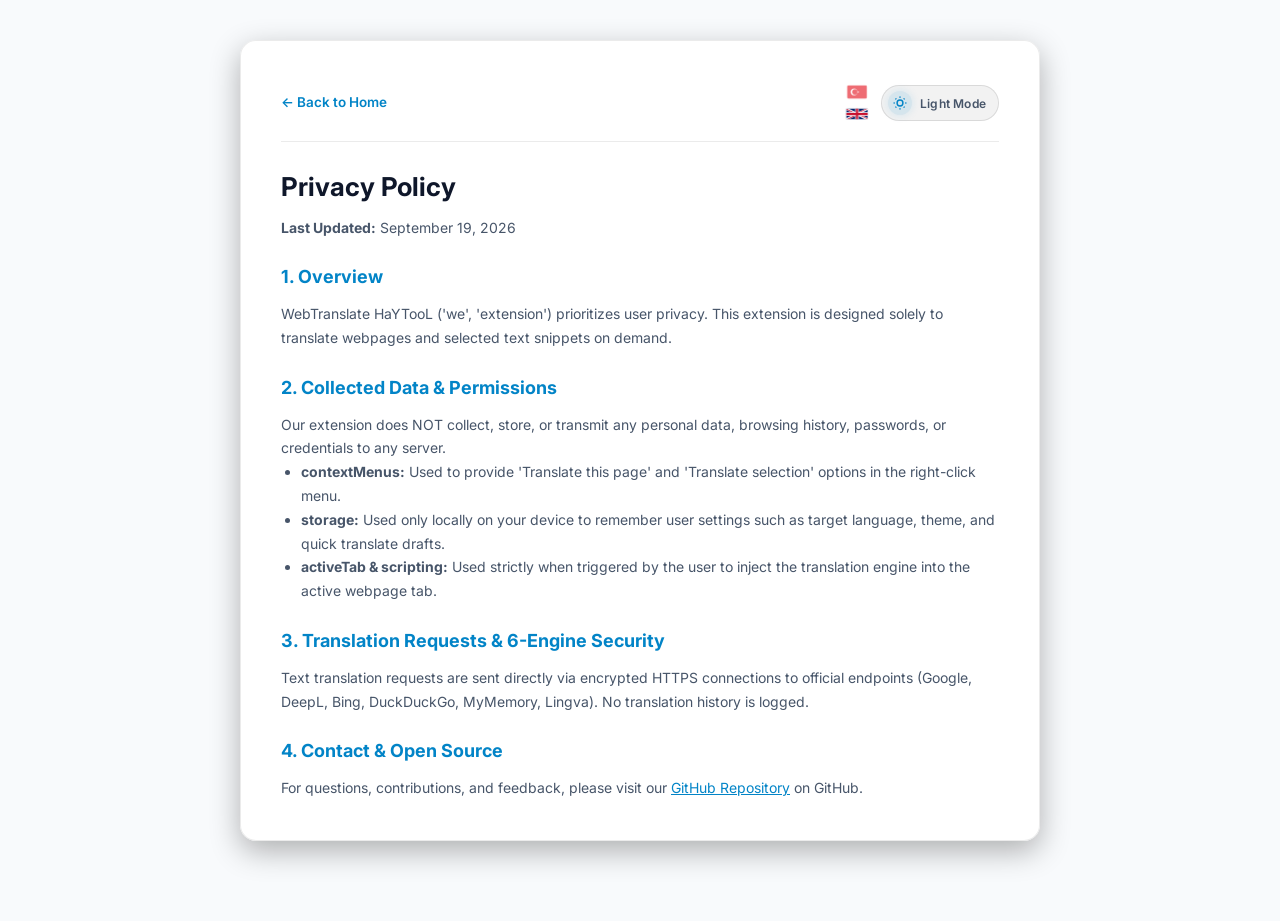
<file: privacy.html>
<!DOCTYPE html>
<html lang="en">
<head>
  <meta charset="UTF-8">
  <meta name="viewport" content="width=device-width, initial-scale=1.0">
  <title>Privacy Policy - WebTranslate HaYTooL</title>
  <meta name="description" content="Official Privacy Policy for WebTranslate HaYTooL. Zero user tracking, zero data logging, and complete end-to-end encrypted on-demand translations." />
  <meta name="author" content="HaYTo" />
  <meta name="publisher" content="HaYTooL" />
  <meta http-equiv="Cache-Control" content="public, max-age=31536000, immutable" />
  <link rel="canonical" href="https://haytokoraz.github.io/WebTranslate-HaYTooL/privacy.html" />
  <link rel="sitemap" type="application/xml" title="Sitemap" href="https://haytokoraz.github.io/WebTranslate-HaYTooL/sitemap.xml" />

  <!-- Multi-Language Hreflang -->
  <link rel="alternate" hreflang="tr" href="https://haytokoraz.github.io/WebTranslate-HaYTooL/privacy.html?lang=tr" />
  <link rel="alternate" hreflang="tr-TR" href="https://haytokoraz.github.io/WebTranslate-HaYTooL/privacy.html?lang=tr" />
  <link rel="alternate" hreflang="en" href="https://haytokoraz.github.io/WebTranslate-HaYTooL/privacy.html?lang=en" />
  <link rel="alternate" hreflang="en-US" href="https://haytokoraz.github.io/WebTranslate-HaYTooL/privacy.html?lang=en" />
  <link rel="alternate" hreflang="en-GB" href="https://haytokoraz.github.io/WebTranslate-HaYTooL/privacy.html?lang=en" />
  <link rel="alternate" hreflang="x-default" href="https://haytokoraz.github.io/WebTranslate-HaYTooL/privacy.html" />

  <!-- Open Graph / Facebook -->
  <meta property="og:type" content="article" />
  <meta property="og:site_name" content="WebTranslate HaYTooL" />
  <meta property="og:url" content="https://haytokoraz.github.io/WebTranslate-HaYTooL/privacy.html" />
  <meta property="og:title" content="Privacy Policy - WebTranslate HaYTooL" />
  <meta property="og:description" content="Official Privacy Policy for WebTranslate HaYTooL. Zero user tracking, zero data logging, and complete end-to-end encrypted on-demand translations." />
  <meta property="og:image" content="https://haytokoraz.github.io/WebTranslate-HaYTooL/icon.png" />
  <meta property="og:image:width" content="512" />
  <meta property="og:image:height" content="512" />
  <meta property="og:image:alt" content="WebTranslate HaYTooL Logo" />
  <meta property="og:locale" content="en_US" />
  <meta property="og:locale:alternate" content="tr_TR" />

  <!-- Twitter Cards -->
  <meta name="twitter:card" content="summary" />
  <meta name="twitter:site" content="@HaYToKoRaZ" />
  <meta name="twitter:creator" content="@HaYToKoRaZ" />
  <meta name="twitter:title" content="Privacy Policy - WebTranslate HaYTooL" />
  <meta name="twitter:description" content="Official Privacy Policy for WebTranslate HaYTooL. Zero user tracking, zero data logging, and complete end-to-end encrypted on-demand translations." />
  <meta name="twitter:image" content="https://haytokoraz.github.io/WebTranslate-HaYTooL/icon.png" />
  <meta name="twitter:image:alt" content="WebTranslate HaYTooL Logo" />

  <!-- Structured Data / JSON-LD for Privacy Policy (WebPage & BreadcrumbList) -->
  <script type="application/ld+json">
  {
    "@context": "https://schema.org",
    "@graph": [
      {
        "@type": "WebPage",
        "@id": "https://haytokoraz.github.io/WebTranslate-HaYTooL/privacy.html#webpage",
        "url": "https://haytokoraz.github.io/WebTranslate-HaYTooL/privacy.html",
        "name": "Privacy Policy - WebTranslate HaYTooL",
        "description": "Official Privacy Policy for WebTranslate HaYTooL. Zero user tracking, zero data logging, and complete end-to-end encrypted on-demand translations.",
        "isPartOf": {
          "@type": "WebSite",
          "@id": "https://haytokoraz.github.io/WebTranslate-HaYTooL/#website",
          "url": "https://haytokoraz.github.io/WebTranslate-HaYTooL/",
          "name": "WebTranslate HaYTooL"
        },
        "inLanguage": ["tr", "en"],
        "dateModified": "2026-10-05"
      },
      {
        "@type": "BreadcrumbList",
        "itemListElement": [
          {
            "@type": "ListItem",
            "position": 1,
            "name": "Home",
            "item": "https://haytokoraz.github.io/WebTranslate-HaYTooL/"
          },
          {
            "@type": "ListItem",
            "position": 2,
            "name": "Privacy Policy",
            "item": "https://haytokoraz.github.io/WebTranslate-HaYTooL/privacy.html"
          }
        ]
      }
    ]
  }
  </script>

  <link rel="icon" type="image/x-icon" href="favicon.ico">
  <link rel="icon" type="image/png" sizes="32x32" href="favicon.png">
  <link rel="apple-touch-icon" sizes="180x180" href="apple-touch-icon.png">
  <link rel="preconnect" href="https://fonts.googleapis.com">
  <link rel="preconnect" href="https://fonts.gstatic.com" crossorigin>
  <link href="https://fonts.googleapis.com/css2?family=Inter:wght@400;500;600;700&display=swap" rel="stylesheet" media="print" onload="this.media='all'">
  <noscript>
    <link href="https://fonts.googleapis.com/css2?family=Inter:wght@400;500;600;700&display=swap" rel="stylesheet">
  </noscript>
  <link rel="stylesheet" href="style.css">
  <style>
    .legal-content {
      max-width: 800px;
      margin: 40px auto 80px;
      background: var(--bg-card);
      border: 1px solid var(--border);
      padding: 40px;
      border-radius: 16px;
      backdrop-filter: blur(16px);
      box-shadow: 0 10px 30px rgba(0,0,0,0.3);
    }
    .legal-header-row {
      display: flex;
      align-items: center;
      justify-content: space-between;
      margin-bottom: 24px;
      padding-bottom: 16px;
      border-bottom: 1px solid var(--border);
    }
    .legal-content h1 { font-size: 26px; margin-bottom: 8px; color: var(--text); }
    .legal-content h2 { font-size: 18px; margin: 24px 0 10px; color: var(--accent); }
    .legal-content p, .legal-content li { color: var(--text-muted); font-size: 14px; line-height: 1.7; }
    .legal-content ul { padding-left: 20px; margin-bottom: 16px; }
    .back-link {
      color: var(--accent);
      text-decoration: none;
      font-size: 13.5px;
      font-weight: 600;
      display: inline-flex;
      align-items: center;
      gap: 6px;
      transition: opacity 0.2s;
    }
    .back-link:hover {
      opacity: 0.8;
      text-decoration: underline;
    }
  </style>
</head>
<body>
  <main id="main-content" class="container">
    <div class="legal-content">
      <div class="legal-header-row">
        <a href="index.html" class="back-link" data-i18n="privBack">← Ana Sayfaya Dön</a>
        
        <div style="display: flex; align-items: center; gap: 10px;">
          <!-- Dil Seçici Butonları -->
          <div class="lang-switch-group">
            <button type="button" class="lang-btn active" onclick="setLanguage('tr')" title="Türkçe">
              <svg viewBox="0 0 1200 800" class="flag-svg">
                <rect width="1200" height="800" fill="#E30A17" />
                <circle cx="425" cy="400" r="200" fill="#FFFFFF" />
                <circle cx="475" cy="400" r="160" fill="#E30A17" />
                <polygon fill="#FFFFFF" points="583.33,400 706.87,440.14 659.73,319.86 659.73,480.14 706.87,359.86" />
              </svg>
            </button>
            <button type="button" class="lang-btn" onclick="setLanguage('en')" title="English">
              <svg viewBox="0 0 60 30" class="flag-svg">
                <clipPath id="s1"><path d="M0,0 v30 h60 v-30 z" /></clipPath>
                <clipPath id="t1"><path d="M30,15 h30 v15 z v15 h-30 z h-30 v-15 z v-15 h30 z" /></clipPath>
                <g clip-path="url(#s1)">
                  <path d="M0,0 v30 h60 v-30 z" fill="#012169" />
                  <path d="M0,0 L60,30 M60,0 L0,30" stroke="#fff" stroke-width="6" />
                  <path d="M0,0 L60,30 M60,0 L0,30" clip-path="url(#t1)" stroke="#C8102E" stroke-width="4" />
                  <path d="M30,0 v30 M0,15 h60" stroke="#fff" stroke-width="10" />
                  <path d="M30,0 v30 M0,15 h60" stroke="#C8102E" stroke-width="6" />
                </g>
              </svg>
            </button>
          </div>

          <!-- Tema Değiştirici -->
          <button type="button" id="theme-toggle" class="theme-toggle-pill" title="Koyu / Açık Tema Değiştir">
            <span class="theme-icon-wrap">
              <svg id="moon-icon" width="14" height="14" viewBox="0 0 24 24" fill="none" stroke="currentColor" stroke-width="2.5">
                <path d="M21 12.79A9 9 0 1 1 11.21 3 7 7 0 0 0 21 12.79z"></path>
              </svg>
              <svg id="sun-icon" width="14" height="14" viewBox="0 0 24 24" fill="none" stroke="currentColor" stroke-width="2.5" style="display:none;">
                <circle cx="12" cy="12" r="5"></circle>
                <line x1="12" y1="1" x2="12" y2="3"></line>
                <line x1="12" y1="21" x2="12" y2="23"></line>
                <line x1="4.22" y1="4.22" x2="5.64" y2="5.64"></line>
                <line x1="18.36" y1="18.36" x2="19.78" y2="19.78"></line>
                <line x1="1" y1="12" x2="3" y2="12"></line>
                <line x1="21" y1="12" x2="23" y2="12"></line>
                <line x1="4.22" y1="19.78" x2="5.64" y2="18.36"></line>
                <line x1="18.36" y1="5.64" x2="19.78" y2="4.22"></line>
              </svg>
            </span>
            <span id="theme-text" class="theme-label" data-i18n="themeDark">Koyu Tema</span>
          </button>
        </div>
      </div>

      <h1 data-i18n="privTitle">Gizlilik Politikası (Privacy Policy)</h1>
      <p><strong data-i18n="privUpdatedLabel">Son Güncelleme:</strong> <span data-i18n="privUpdated">19 Eylül 2026</span></p>
      
      <h2 data-i18n="privSec1Title">1. Genel Bakış</h2>
      <p data-i18n="privSec1Desc">WebTranslate HaYTooL ("biz", "eklenti"), kullanıcı gizliliğini temel prensip olarak benimser. Bu eklenti yalnızca kullanıcının talep ettiği web sayfalarını ve metin parçalarını çevirmek amacıyla tasarlanmıştır.</p>

      <h2 data-i18n="privSec2Title">2. Toplanan Bilgiler & İzinler</h2>
      <p data-i18n="privSec2Desc">Eklentimiz hiçbir kişisel veriyi, tarama geçmişinizi, şifrelerinizi veya kimlik bilgilerinizi toplamaz ve harici sunucularımıza aktarmaz.</p>
      <ul>
        <li><strong data-i18n="privPerm1Name">contextMenus:</strong> <span data-i18n="privPerm1Desc">Sayfada sağ tık menüsünde "Bu Sayfayı Çevir" ve "Seçili Metni Çevir" seçeneklerini sunmak için kullanılır.</span></li>
        <li><strong data-i18n="privPerm2Name">storage:</strong> <span data-i18n="privPerm2Desc">Yalnızca seçtiğiniz hedef dil, tema ve son hızlı çeviri taslağınız gibi yerel tercihlerinizi tarayıcınızda saklamak için kullanılır.</span></li>
        <li><strong data-i18n="privPerm3Name">activeTab & scripting:</strong> <span data-i18n="privPerm3Desc">Sadece siz sağ tıkladığınızda veya butona bastığınızda o anki aktif sekmede çeviri motorunu çalıştırmak için kullanılır.</span></li>
      </ul>

      <h2 data-i18n="privSec3Title">3. Çeviri İstekleri & 6 Motor Güvenliği</h2>
      <p data-i18n="privSec3Desc">Çevrilmesini istediğiniz metinler doğrudan seçtiğiniz resmi sağlayıcılara (Google, DeepL, Bing, DuckDuckGo, MyMemory, Lingva) şifreli (HTTPS) olarak anlık iletilir ve sonuç tarayıcınızda görüntülenir. Hiçbir çeviri kaydı veya arama günlüğü tarafımızca tutulmaz.</p>

      <h2 data-i18n="privSec4Title">4. İletişim & Açık Kaynak</h2>
      <p><span data-i18n="privSec4Desc">Sorularınız, katkılarınız ve geri bildirimleriniz için</span> <a href="https://github.com/HaYToKoRaZ/WebTranslate-HaYTooL" target="_blank" rel="nofollow noopener noreferrer" style="color: var(--accent);">GitHub Repository</a> <span data-i18n="privSec4End">üzerinden bizimle iletişime geçebilirsiniz.</span></p>
    </div>
  </main>

  <script src="main.js" defer></script>
</body>
</html>
</file>
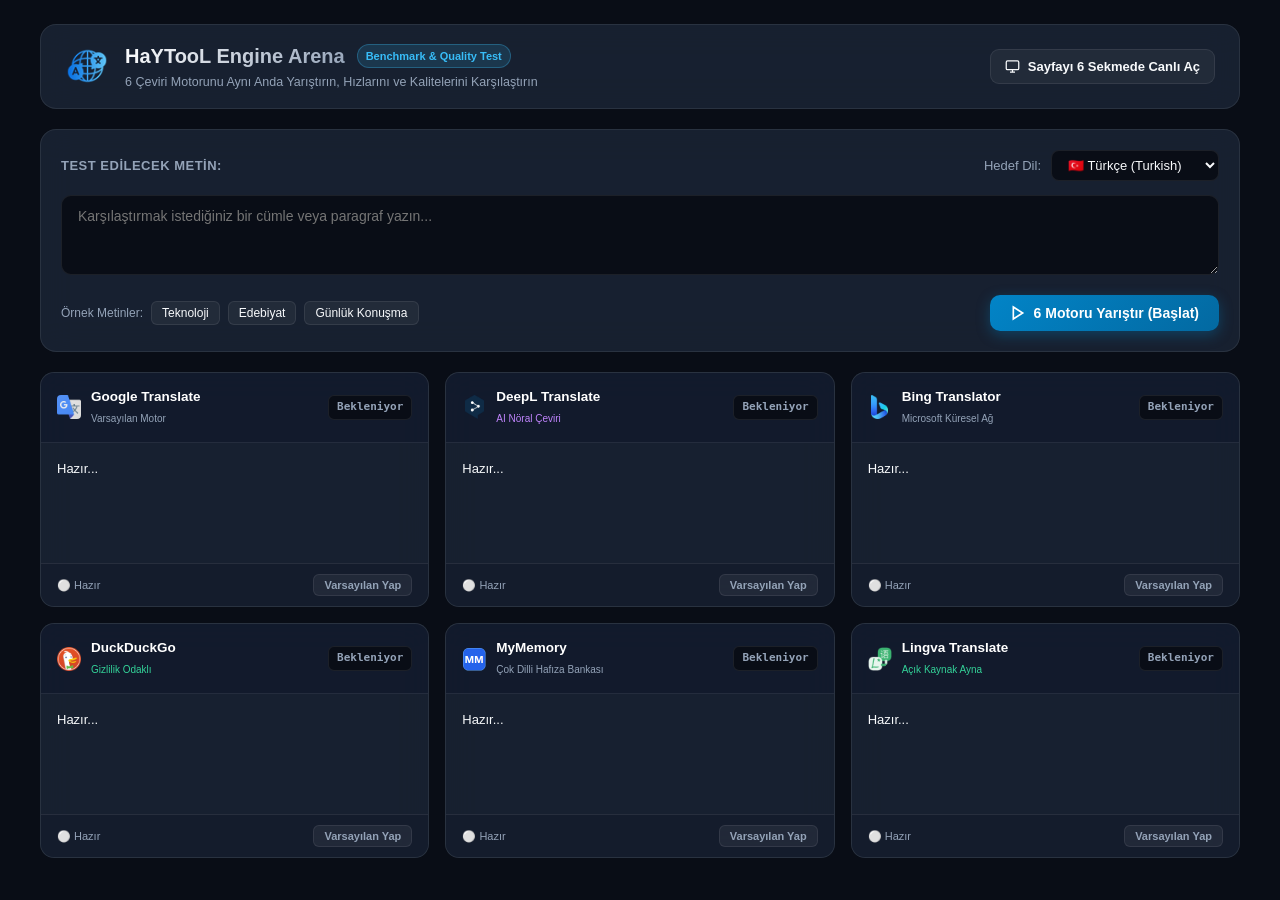
<file: master/src/arena/arena.html>
<!DOCTYPE html>
<html lang="tr">
<head>
  <meta charset="UTF-8">
  <meta name="viewport" content="width=device-width, initial-scale=1.0">
  <title>HaYTooL Engine Arena - 6 Motorlu Karşılaştırma & Hız Testi</title>
  <link rel="stylesheet" href="arena.css">
</head>
<body>
  <div class="arena-container">
    <!-- Header -->
    <header class="arena-header">
      <div class="brand">
        <img src="../assets/icons/icon48.png" alt="Logo" class="logo">
        <div>
          <div class="title-row">
            <h1 data-i18n="arenaTitle">HaYTooL Engine Arena</h1>
            <span class="arena-badge" data-i18n="arenaBadge">Benchmark & Quality Test</span>
          </div>
          <p class="subtitle" data-i18n="arenaSubtitle">6 Çeviri Motorunu Aynı Anda Yarıştırın, Hızlarını ve Kalitelerini Karşılaştırın</p>
        </div>
      </div>
      <div class="header-actions">
        <button id="btn-compare-page" class="secondary-btn" title="Aktif Web Sayfasını 6 Sekmede Farklı Motorlarla Aç">
          <svg width="15" height="15" viewBox="0 0 24 24" fill="none" stroke="currentColor" stroke-width="2">
            <rect x="2" y="3" width="20" height="14" rx="2" ry="2"></rect>
            <line x1="8" y1="21" x2="16" y2="21"></line>
            <line x1="12" y1="17" x2="12" y2="21"></line>
          </svg>
          <span data-i18n="arenaBtnComparePage">Sayfayı 6 Sekmede Canlı Aç</span>
        </button>
      </div>
    </header>

    <!-- Input Section -->
    <section class="input-card">
      <div class="input-header">
        <label for="benchmark-text" class="input-label" data-i18n="arenaInputLabel">Test Edilecek Metin:</label>
        <div class="target-lang-group">
          <label for="arena-target-lang" data-i18n="arenaTargetLabel">Hedef Dil:</label>
          <select id="arena-target-lang" class="select-box">
            <option value="tr">🇹🇷 Türkçe (Turkish)</option>
            <option value="en">🇬🇧 English (İngilizce)</option>
            <option value="az">🇦🇿 Azərbaycan</option>
            <option value="de">🇩🇪 Deutsch</option>
            <option value="fr">🇫🇷 Français</option>
            <option value="es">🇪🇸 Español</option>
            <option value="it">🇮🇹 Italiano</option>
            <option value="pt">🇵🇹 Português</option>
            <option value="ru">🇷🇺 Русский</option>
            <option value="uk">🇺🇦 Українська</option>
            <option value="pl">🇵🇱 Polski</option>
            <option value="nl">🇳🇱 Nederlands</option>
            <option value="ar">🇸🇦 العربية</option>
            <option value="ja">🇯🇵 日本語</option>
            <option value="ko">🇰🇷 한국어</option>
            <option value="zh">🇨🇳 中文</option>
          </select>
        </div>
      </div>

      <div class="textarea-wrap">
        <textarea id="benchmark-text" rows="3" data-i18n-placeholder="arenaPlaceholder" placeholder="Karşılaştırmak istediğiniz bir cümle veya paragraf yazın..."></textarea>
      </div>

      <div class="actions-row">
        <div class="sample-buttons">
          <span data-i18n="arenaSampleTitle">Örnek Metinler:</span>
          <button type="button" class="sample-btn" data-sample="technology" data-i18n="arenaSampleTech">Teknoloji</button>
          <button type="button" class="sample-btn" data-sample="literature" data-i18n="arenaSampleLit">Edebiyat</button>
          <button type="button" class="sample-btn" data-sample="casual" data-i18n="arenaSampleCasual">Günlük Konuşma</button>
        </div>
        <button id="btn-start-benchmark" class="primary-btn">
          <svg width="16" height="16" viewBox="0 0 24 24" fill="none" stroke="currentColor" stroke-width="2.5">
            <polygon points="5 3 19 12 5 21 5 3"></polygon>
          </svg>
          <span id="start-btn-label" data-i18n="arenaBtnStart">6 Motoru Yarıştır (Başlat)</span>
        </button>
      </div>
    </section>

    <!-- Results Arena Grid (6 Cards) -->
    <section class="arena-grid" id="arena-grid">
      <!-- 1. Google Translate -->
      <div class="engine-card" data-engine="google">
        <div class="card-header">
          <div class="engine-info">
            <img src="../assets/icons/engine-google.png" alt="Google" class="engine-icon">
            <div>
              <h3>Google Translate</h3>
              <span class="engine-tag" data-i18n="arenaTagDefault">Varsayılan Motor</span>
            </div>
          </div>
          <div class="speed-badge" id="speed-google">
            <span class="speed-time" data-i18n="arenaWaiting">Bekleniyor</span>
          </div>
        </div>
        <div class="card-body">
          <div class="output-text" id="output-google" data-i18n="arenaReady">Hazır...</div>
        </div>
        <div class="card-footer">
          <span class="status-indicator" id="status-google" data-i18n="arenaStatusReady">⚪ Hazır</span>
          <button class="set-default-btn" data-engine="google" title="Bu motoru eklentide varsayılan yap" data-i18n="arenaSetDefault">Varsayılan Yap</button>
        </div>
      </div>

      <!-- 2. DeepL Translate -->
      <div class="engine-card" data-engine="deepl">
        <div class="card-header">
          <div class="engine-info">
            <img src="../assets/icons/engine-deepl.png" alt="DeepL" class="engine-icon">
            <div>
              <h3>DeepL Translate</h3>
              <span class="engine-tag tag-ai" data-i18n="arenaTagAi">AI Nöral Çeviri</span>
            </div>
          </div>
          <div class="speed-badge" id="speed-deepl">
            <span class="speed-time" data-i18n="arenaWaiting">Bekleniyor</span>
          </div>
        </div>
        <div class="card-body">
          <div class="output-text" id="output-deepl" data-i18n="arenaReady">Hazır...</div>
        </div>
        <div class="card-footer">
          <span class="status-indicator" id="status-deepl" data-i18n="arenaStatusReady">⚪ Hazır</span>
          <button class="set-default-btn" data-engine="deepl" title="Bu motoru eklentide varsayılan yap" data-i18n="arenaSetDefault">Varsayılan Yap</button>
        </div>
      </div>

      <!-- 3. Bing Translator -->
      <div class="engine-card" data-engine="bing">
        <div class="card-header">
          <div class="engine-info">
            <img src="../assets/icons/engine-bing.png" alt="Bing" class="engine-icon">
            <div>
              <h3>Bing Translator</h3>
              <span class="engine-tag" data-i18n="arenaTagGlobal">Microsoft Küresel Ağ</span>
            </div>
          </div>
          <div class="speed-badge" id="speed-bing">
            <span class="speed-time" data-i18n="arenaWaiting">Bekleniyor</span>
          </div>
        </div>
        <div class="card-body">
          <div class="output-text" id="output-bing" data-i18n="arenaReady">Hazır...</div>
        </div>
        <div class="card-footer">
          <span class="status-indicator" id="status-bing" data-i18n="arenaStatusReady">⚪ Hazır</span>
          <button class="set-default-btn" data-engine="bing" title="Bu motoru eklentide varsayılan yap" data-i18n="arenaSetDefault">Varsayılan Yap</button>
        </div>
      </div>

      <!-- 4. DuckDuckGo Translate -->
      <div class="engine-card" data-engine="duckduckgo">
        <div class="card-header">
          <div class="engine-info">
            <img src="../assets/icons/engine-duckduckgo.png" alt="DuckDuckGo" class="engine-icon">
            <div>
              <h3>DuckDuckGo</h3>
              <span class="engine-tag tag-privacy" data-i18n="arenaTagPrivacy">Gizlilik Odaklı</span>
            </div>
          </div>
          <div class="speed-badge" id="speed-duckduckgo">
            <span class="speed-time" data-i18n="arenaWaiting">Bekleniyor</span>
          </div>
        </div>
        <div class="card-body">
          <div class="output-text" id="output-duckduckgo" data-i18n="arenaReady">Hazır...</div>
        </div>
        <div class="card-footer">
          <span class="status-indicator" id="status-duckduckgo" data-i18n="arenaStatusReady">⚪ Hazır</span>
          <button class="set-default-btn" data-engine="duckduckgo" title="Bu motoru eklentide varsayılan yap" data-i18n="arenaSetDefault">Varsayılan Yap</button>
        </div>
      </div>

      <!-- 5. MyMemory Translator -->
      <div class="engine-card" data-engine="mymemory">
        <div class="card-header">
          <div class="engine-info">
            <img src="../assets/icons/engine-mymemory.png" alt="MyMemory" class="engine-icon">
            <div>
              <h3>MyMemory</h3>
              <span class="engine-tag" data-i18n="arenaTagMemory">Çok Dilli Hafıza Bankası</span>
            </div>
          </div>
          <div class="speed-badge" id="speed-mymemory">
            <span class="speed-time" data-i18n="arenaWaiting">Bekleniyor</span>
          </div>
        </div>
        <div class="card-body">
          <div class="output-text" id="output-mymemory" data-i18n="arenaReady">Hazır...</div>
        </div>
        <div class="card-footer">
          <span class="status-indicator" id="status-mymemory" data-i18n="arenaStatusReady">⚪ Hazır</span>
          <button class="set-default-btn" data-engine="mymemory" title="Bu motoru eklentide varsayılan yap" data-i18n="arenaSetDefault">Varsayılan Yap</button>
        </div>
      </div>

      <!-- 6. Lingva Translate -->
      <div class="engine-card" data-engine="lingva">
        <div class="card-header">
          <div class="engine-info">
            <img src="../assets/icons/engine-lingva.png" alt="Lingva" class="engine-icon">
            <div>
              <h3>Lingva Translate</h3>
              <span class="engine-tag tag-privacy" data-i18n="arenaTagOpenSource">Açık Kaynak Ayna</span>
            </div>
          </div>
          <div class="speed-badge" id="speed-lingva">
            <span class="speed-time" data-i18n="arenaWaiting">Bekleniyor</span>
          </div>
        </div>
        <div class="card-body">
          <div class="output-text" id="output-lingva" data-i18n="arenaReady">Hazır...</div>
        </div>
        <div class="card-footer">
          <span class="status-indicator" id="status-lingva" data-i18n="arenaStatusReady">⚪ Hazır</span>
          <button class="set-default-btn" data-engine="lingva" title="Bu motoru eklentide varsayılan yap" data-i18n="arenaSetDefault">Varsayılan Yap</button>
        </div>
      </div>
    </section>

    <!-- Notification Toast -->
    <div id="toast" class="toast hidden"></div>
  </div>

  <script src="arena.js"></script>
</body>
</html>
</file>
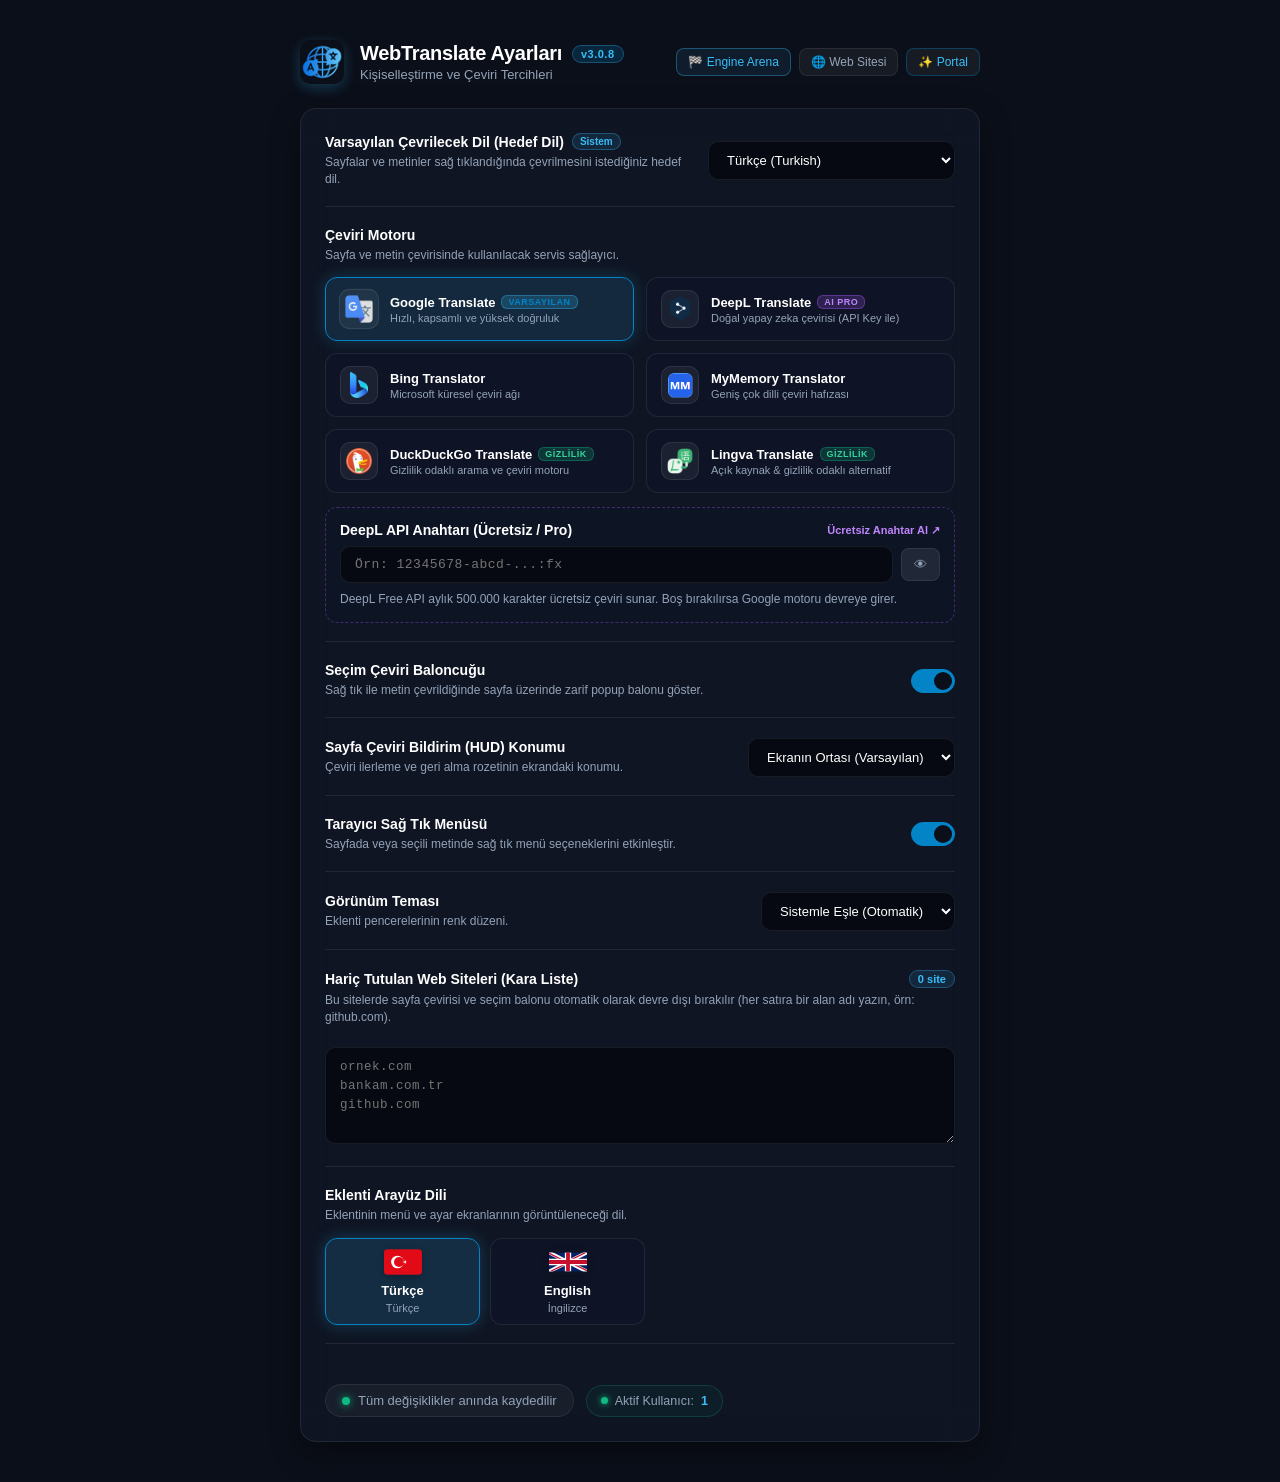
<file: master/src/options/options.html>
<!DOCTYPE html>
<html lang="tr">
<head>
  <meta charset="UTF-8">
  <meta name="viewport" content="width=device-width, initial-scale=1.0">
  <title>WebTranslate HaYTooL - Ayarlar</title>
  <link rel="stylesheet" href="options.css">
</head>
<body>
  <div class="options-wrapper">
    <!-- Header -->
    <header class="options-header">
      <a href="https://haytokoraz.github.io/WebTranslate-HaYTooL/" target="_blank" class="brand-group" id="brand-link" title="WebTranslate HaYTooL Web Sitesini Ziyaret Et">
        <img src="../assets/icons/icon48.png" alt="Logo" class="logo">
        <div>
          <div class="title-row">
            <h1 class="heading" data-i18n="optionsHeading">WebTranslate Ayarları</h1>
            <span class="version-badge" id="app-version">v3.0.8</span>
          </div>
          <p class="subheading" data-i18n="optionsSubheading">Kişiselleştirme ve Çeviri Tercihleri</p>
        </div>
      </a>
      <div class="header-links">
        <a href="../arena/arena.html" target="_blank" class="header-link arena-link" title="6 Çeviri Motorunu Karşılaştır & Test Et" data-i18n="arenaLink">
          🏁 Engine Arena
        </a>
        <a href="https://haytokoraz.github.io/WebTranslate-HaYTooL/" target="_blank" class="header-link" title="Web Sitesi" data-i18n="websiteLink">
          🌐 Web Sitesi
        </a>
        <a href="https://haytokoraz.github.io/" target="_blank" class="header-link portal-link" title="Diğer Uygulamalar" data-i18n="portalLink">
          ✨ Portal
        </a>
      </div>
    </header>

    <!-- Main Form -->
    <main class="settings-card">
      <!-- 1. Varsayılan Çevrilecek Dil (Hedef Dil - Kapsamlı Açılır Menü) -->
      <div class="setting-item">
        <div class="setting-info">
          <div style="display: flex; align-items: center; gap: 8px;">
            <label class="setting-label" for="targetLang" data-i18n="targetLanguageHeading">Varsayılan Çevrilecek Dil (Hedef Dil)</label>
            <span class="detected-badge" id="opt-detected-badge" style="font-size: 10px; font-weight: 600; color: #38bdf8; background: rgba(56, 189, 248, 0.12); border: 1px solid rgba(56, 189, 248, 0.3); padding: 2px 7px; border-radius: 10px;">Sistem</span>
          </div>
          <span class="setting-desc" data-i18n="targetLanguageDesc">Sayfalar ve metinler sağ tıklandığında çevrilmesini istediğiniz hedef dil.</span>
        </div>
        <select id="targetLang" class="setting-control select-input select-large">
          <option value="tr">Türkçe (Turkish)</option>
          <option value="en">English (İngilizce)</option>
          <option value="az">Azərbaycan (Azerbaycan Türkçesi)</option>
          <option value="de">Deutsch (Almanca)</option>
          <option value="fr">Français (Fransızca)</option>
          <option value="es">Español (İspanyolca)</option>
          <option value="it">Italiano (İtalyanca)</option>
          <option value="pt">Português (Portekizce)</option>
          <option value="ru">Русский (Rusça)</option>
          <option value="uk">Українська (Ukraynaca)</option>
          <option value="pl">Polski (Lehçe)</option>
          <option value="nl">Nederlands (Felemenkçe)</option>
          <option value="ar">العربية (Arapça)</option>
          <option value="fa">فارسی (Farsça)</option>
          <option value="ja">日本語 (Japonca)</option>
          <option value="ko">한국어 (Korece)</option>
          <option value="zh">中文 (Çince - Basitleştirilmiş)</option>
          <option value="el">Ελληνικά (Yunanca)</option>
          <option value="hi">हिन्दी (Hintçe)</option>
          <option value="ur">اردو (Urduca)</option>
          <option value="bn">বাংলা (Bengalce)</option>
          <option value="sv">Svenska (İsveççe)</option>
          <option value="no">Norsk (Norveççe)</option>
          <option value="da">Dansk (Danca)</option>
          <option value="fi">Suomi (Fince)</option>
          <option value="cs">Čeština (Çekçe)</option>
          <option value="ro">Română (Romence)</option>
          <option value="hu">Magyar (Macarca)</option>
          <option value="bg">Български (Bulgarca)</option>
          <option value="sr">Српски (Sırpça)</option>
          <option value="hr">Hrvatski (Hırvatça)</option>
          <option value="sk">Slovenčina (Slovakça)</option>
          <option value="sl">Slovenščina (Slovence)</option>
          <option value="id">Bahasa Indonesia (Endonezce)</option>
          <option value="ms">Bahasa Melayu (Malayca)</option>
          <option value="vi">Tiếng Việt (Vietnamca)</option>
          <option value="th">ไทย (Tayca)</option>
          <option value="he">עברית (İbranice)</option>
          <option value="kk">Қазақ тілі (Kazakça)</option>
          <option value="uz">Oʻzbekcha (Özbekçe)</option>
          <option value="lt">Lietuvių (Litvanca)</option>
          <option value="lv">Latviešu (Letonca)</option>
          <option value="et">Eesti (Estonca)</option>
          <option value="ka">ქართული (Gürcüce)</option>
        </select>
      </div>

      <!-- 2. Çeviri Motoru (Favicon İkonlu Seçenek Kartları) -->
      <div class="setting-item column-layout">
        <div class="setting-info full-width">
          <label class="setting-label" data-i18n="translationEngine">Çeviri Motoru</label>
          <span class="setting-desc" data-i18n="engineDesc">Sayfa ve metin çevirisinde kullanılacak servis sağlayıcı.</span>
        </div>
        
        <input type="hidden" id="engine" value="google">
        <div class="engine-grid" id="engine-grid">
          <!-- 1. Google Translate -->
          <button type="button" class="engine-card active" data-engine="google">
            <div class="engine-icon-wrap">
              <img src="../assets/icons/engine-google.png" alt="Google Translate" class="engine-favicon">
            </div>
            <div class="engine-meta">
              <div class="engine-name-row">
                <span class="engine-name">Google Translate</span>
                <span class="engine-badge" data-i18n="engineDefaultBadge">Varsayılan</span>
              </div>
              <span class="engine-sub" data-i18n="engineGoogleSub">Hızlı, kapsamlı ve yüksek doğruluk</span>
            </div>
          </button>

          <!-- 2. DeepL Translate -->
          <button type="button" class="engine-card" data-engine="deepl">
            <div class="engine-icon-wrap">
              <img src="../assets/icons/engine-deepl.png" alt="DeepL" class="engine-favicon">
            </div>
            <div class="engine-meta">
              <div class="engine-name-row">
                <span class="engine-name">DeepL Translate</span>
                <span class="engine-badge engine-badge-ai">AI Pro</span>
              </div>
              <span class="engine-sub" data-i18n="engineDeepLSub">Doğal yapay zeka çevirisi (API Key ile)</span>
            </div>
          </button>

          <!-- 3. Bing / Microsoft Translator -->
          <button type="button" class="engine-card" data-engine="bing">
            <div class="engine-icon-wrap">
              <img src="../assets/icons/engine-bing.png" alt="Bing" class="engine-favicon">
            </div>
            <div class="engine-meta">
              <div class="engine-name-row">
                <span class="engine-name">Bing Translator</span>
              </div>
              <span class="engine-sub" data-i18n="engineBingSub">Microsoft küresel çeviri ağı</span>
            </div>
          </button>

          <!-- 4. MyMemory Translator -->
          <button type="button" class="engine-card" data-engine="mymemory">
            <div class="engine-icon-wrap">
              <img src="../assets/icons/engine-mymemory.png" alt="MyMemory" class="engine-favicon">
            </div>
            <div class="engine-meta">
              <div class="engine-name-row">
                <span class="engine-name">MyMemory Translator</span>
              </div>
              <span class="engine-sub" data-i18n="engineMyMemorySub">Geniş çok dilli çeviri hafızası</span>
            </div>
          </button>

          <!-- 5. DuckDuckGo Translate -->
          <button type="button" class="engine-card" data-engine="duckduckgo">
            <div class="engine-icon-wrap">
              <img src="../assets/icons/engine-duckduckgo.png" alt="DuckDuckGo" class="engine-favicon">
            </div>
            <div class="engine-meta">
              <div class="engine-name-row">
                <span class="engine-name">DuckDuckGo Translate</span>
                <span class="engine-badge engine-badge-alt">Gizlilik</span>
              </div>
              <span class="engine-sub" data-i18n="engineDDGSub">Gizlilik odaklı arama ve çeviri motoru</span>
            </div>
          </button>

          <!-- 6. Lingva Translate -->
          <button type="button" class="engine-card" data-engine="lingva">
            <div class="engine-icon-wrap">
              <img src="../assets/icons/engine-lingva.png" alt="Lingva" class="engine-favicon">
            </div>
            <div class="engine-meta">
              <div class="engine-name-row">
                <span class="engine-name">Lingva Translate</span>
                <span class="engine-badge engine-badge-alt">Gizlilik</span>
              </div>
              <span class="engine-sub" data-i18n="engineLingvaSub">Açık kaynak & gizlilik odaklı alternatif</span>
            </div>
          </button>
        </div>

        <!-- DeepL API Key Kutusu (Opsiyonel / Sadece DeepL seçildiğinde veya isteğe bağlı açılır) -->
        <div class="deepl-key-card" id="deepl-key-section">
          <div class="deepl-key-header">
            <label for="deeplApiKey" class="setting-label" data-i18n="deeplKeyLabel">DeepL API Anahtarı (Ücretsiz / Pro)</label>
            <a href="https://www.deepl.com/pro-api" target="_blank" class="deepl-link" data-i18n="getFreeKey">Ücretsiz Anahtar Al ↗</a>
          </div>
          <div class="deepl-input-row">
            <input type="password" id="deeplApiKey" class="setting-control select-input text-input" placeholder="Örn: 12345678-abcd-...:fx">
            <button type="button" id="btn-toggle-key" class="icon-btn-key" title="Göster/Gizle">👁</button>
          </div>
          <span class="setting-desc" data-i18n="deeplKeyDesc">DeepL Free API aylık 500.000 karakter ücretsiz çeviri sunar. Boş bırakılırsa Google motoru devreye girer.</span>
        </div>
      </div>

      <!-- 3. Seçili Metin HUD Balonu -->
      <div class="setting-item">
        <div class="setting-info">
          <label class="setting-label" for="showSelectionHUD" data-i18n="showSelectionHUD">Seçim Çeviri Baloncuğu</label>
          <span class="setting-desc" data-i18n="hudDesc">Sağ tık ile metin çevrildiğinde sayfa üzerinde zarif popup balonu göster.</span>
        </div>
        <label class="switch">
          <input type="checkbox" id="showSelectionHUD" checked>
          <span class="slider round"></span>
        </label>
      </div>

      <!-- 3.1. Sayfa Çeviri Bildirim (HUD) Konumu -->
      <div class="setting-item">
        <div class="setting-info">
          <label class="setting-label" for="hudPosition" data-i18n="hudPositionHeading">Sayfa Çeviri Bildirim (HUD) Konumu</label>
          <span class="setting-desc" data-i18n="hudPositionDesc">Çeviri ilerleme ve geri alma rozetinin ekrandaki konumu.</span>
        </div>
        <select id="hudPosition" class="setting-control select-input">
          <option value="center" data-i18n="hudPosCenter">Ekranın Ortası (Varsayılan)</option>
          <option value="top-left" data-i18n="hudPosTopLeft">Üst Sol</option>
          <option value="top-center" data-i18n="hudPosTopCenter">Üst Orta</option>
          <option value="top-right" data-i18n="hudPosTopRight">Üst Sağ</option>
          <option value="center-left" data-i18n="hudPosCenterLeft">Orta Sol</option>
          <option value="center-right" data-i18n="hudPosCenterRight">Orta Sağ</option>
          <option value="bottom-left" data-i18n="hudPosBottomLeft">Alt Sol</option>
          <option value="bottom-center" data-i18n="hudPosBottomCenter">Alt Orta</option>
          <option value="bottom-right" data-i18n="hudPosBottomRight">Alt Sağ</option>
        </select>
      </div>

      <!-- 4. Sağ Tık Menüsü -->
      <div class="setting-item">
        <div class="setting-info">
          <label class="setting-label" for="showContextMenu" data-i18n="showContextMenu">Tarayıcı Sağ Tık Menüsü</label>
          <span class="setting-desc" data-i18n="contextMenuDesc">Sayfada veya seçili metinde sağ tık menü seçeneklerini etkinleştir.</span>
        </div>
        <label class="switch">
          <input type="checkbox" id="showContextMenu" checked>
          <span class="slider round"></span>
        </label>
      </div>

      <!-- 5. Görünüm Teması -->
      <div class="setting-item">
        <div class="setting-info">
          <label class="setting-label" for="theme" data-i18n="theme">Görünüm Teması</label>
          <span class="setting-desc" data-i18n="themeDesc">Eklenti pencerelerinin renk düzeni.</span>
        </div>
        <select id="theme" class="setting-control select-input">
          <option value="system" data-i18n="themeSystem">Sistemle Eşle (Otomatik)</option>
          <option value="dark" data-i18n="themeDark">Koyu Tema</option>
          <option value="light" data-i18n="themeLight">Açık Tema</option>
        </select>
      </div>

      <!-- 6. Hariç Tutulan Web Siteleri (Kara Liste / Blacklist) -->
      <div class="setting-item column-layout">
        <div class="setting-info full-width">
          <div style="display: flex; align-items: center; justify-content: space-between;">
            <label class="setting-label" for="blacklistDomains" data-i18n="blacklistHeading">Hariç Tutulan Web Siteleri (Kara Liste)</label>
            <span id="blacklist-count-badge" style="font-size: 11px; font-weight: 600; color: #38bdf8; background: rgba(56, 189, 248, 0.12); border: 1px solid rgba(56, 189, 248, 0.3); padding: 2px 8px; border-radius: 10px;">0 site</span>
          </div>
          <span class="setting-desc" data-i18n="blacklistDesc">Bu sitelerde sayfa çevirisi ve seçim balonu otomatik olarak devre dışı bırakılır (her satıra bir alan adı yazın, örn: github.com).</span>
        </div>
        <div class="blacklist-input-wrap" style="width: 100%; margin-top: 8px;">
          <textarea id="blacklistDomains" class="setting-control select-input text-input" rows="4" style="width: 100%; font-family: monospace; font-size: 12.5px; line-height: 1.5; resize: vertical;" placeholder="ornek.com&#10;bankam.com.tr&#10;github.com" data-i18n-placeholder="blacklistPlaceholder"></textarea>
        </div>
      </div>

      <!-- 6. Eklenti Arayüz Dili (Sayfanın Altında - SVG Bayraklı) -->
      <div class="setting-item column-layout">
        <div class="setting-info full-width">
          <label class="setting-label" data-i18n="appLanguage">Eklenti Arayüz Dili</label>
          <span class="setting-desc" data-i18n="appLanguageDesc">Eklentinin menü ve ayar ekranlarının görüntüleneceği dil.</span>
        </div>
        
        <input type="hidden" id="appLang" value="tr">
        <div class="flag-grid two-cols" id="app-lang-grid">
          <!-- Türkçe Kartı -->
          <button type="button" class="flag-card active" data-applang="tr">
            <div class="svg-flag-wrap">
              <svg viewBox="0 0 1200 800" class="flag-svg-img">
                <rect width="1200" height="800" fill="#E30A17" />
                <circle cx="425" cy="400" r="200" fill="#FFFFFF" />
                <circle cx="475" cy="400" r="160" fill="#E30A17" />
                <polygon fill="#FFFFFF" points="583.33,400 706.87,440.14 659.73,319.86 659.73,480.14 706.87,359.86" />
              </svg>
            </div>
            <span class="flag-name">Türkçe</span>
            <span class="flag-sub" data-i18n="langTurkish">Türkçe</span>
          </button>

          <!-- İngilizce Kartı -->
          <button type="button" class="flag-card" data-applang="en">
            <div class="svg-flag-wrap">
              <svg viewBox="0 0 60 30" class="flag-svg-img">
                <clipPath id="s1"><path d="M0,0 v30 h60 v-30 z" /></clipPath>
                <clipPath id="t1"><path d="M30,15 h30 v15 z v15 h-30 z h-30 v-15 z v-15 h30 z" /></clipPath>
                <g clip-path="url(#s1)">
                  <path d="M0,0 v30 h60 v-30 z" fill="#012169" />
                  <path d="M0,0 L60,30 M60,0 L0,30" stroke="#fff" stroke-width="6" />
                  <path d="M0,0 L60,30 M60,0 L0,30" clip-path="url(#t1)" stroke="#C8102E" stroke-width="4" />
                  <path d="M30,0 v30 M0,15 h60" stroke="#fff" stroke-width="10" />
                  <path d="M30,0 v30 M0,15 h60" stroke="#C8102E" stroke-width="6" />
                </g>
              </svg>
            </div>
            <span class="flag-name">English</span>
            <span class="flag-sub" data-i18n="langEnglish">İngilizce</span>
          </button>
        </div>
      </div>

      <!-- Auto-save Status & Active Users Footer -->
      <div class="action-footer">
        <div class="action-footer-left">
          <div class="autosave-pill">
            <span class="pulse-dot"></span>
            <span data-i18n="autoSaveNotice">Tüm değişiklikler anında kaydedilir</span>
          </div>
          <div class="active-users-pill" id="active-users-badge" title="Anlık Aktif Kullanıcı Durumu">
            <span class="live-user-led"></span>
            <span data-i18n="activeUsersLabel">Aktif Kullanıcı:</span>
            <strong id="active-users-count">1</strong>
          </div>
        </div>
        <div id="save-status" class="status-msg hidden">
          ✓ <span data-i18n="savedSuccessfully">Kaydedildi</span>
        </div>
      </div>
    </main>
  </div>

  <script src="options.js"></script>
</body>
</html>
</file>
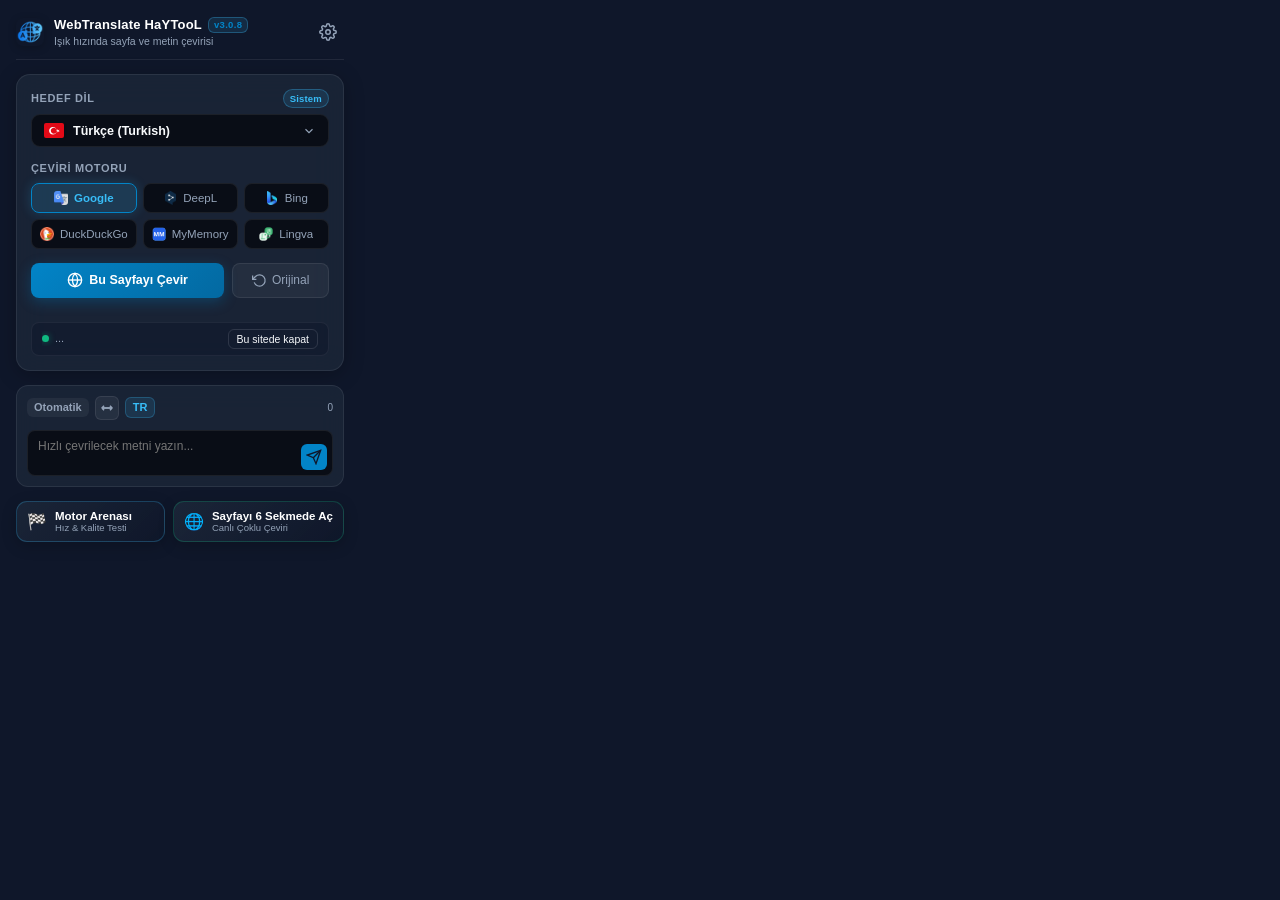
<file: master/src/popup/popup.html>
<!DOCTYPE html>
<html lang="tr">
<head>
  <meta charset="UTF-8">
  <meta name="viewport" content="width=device-width, initial-scale=1.0">
  <title>WebTranslate HaYTooL</title>
  <link rel="stylesheet" href="popup.css">
</head>
<body>
  <div class="popup-container">
    <!-- Header -->
    <header class="popup-header">
      <a href="https://haytokoraz.github.io/" target="_blank" class="brand" id="brand-link" title="HaYTooL Portal Web Sitesini Ziyaret Et">
        <img src="../assets/icons/icon32.png" alt="Logo" class="logo-img">
        <div>
          <div class="title-row">
            <h1 class="title">WebTranslate HaYTooL</h1>
            <span class="version-badge" id="app-version">v3.0.8</span>
          </div>
          <p class="subtitle" data-i18n="popupSubtitle">Işık hızında sayfa ve metin çevirisi</p>
        </div>
      </a>
      <button id="btn-settings" class="icon-btn" title="Ayarlar" data-i18n-title="settings">
        <svg width="18" height="18" viewBox="0 0 24 24" fill="none" stroke="currentColor" stroke-width="2">
          <circle cx="12" cy="12" r="3"></circle>
          <path d="M19.4 15a1.65 1.65 0 0 0 .33 1.82l.06.06a2 2 0 0 1 0 2.83 2 2 0 0 1-2.83 0l-.06-.06a1.65 1.65 0 0 0-1.82-.33 1.65 1.65 0 0 0-1 1.51V21a2 2 0 0 1-2 2 2 2 0 0 1-2-2v-.09A1.65 1.65 0 0 0 9 19.4a1.65 1.65 0 0 0-1.82.33l-.06.06a2 2 0 0 1-2.83 0 2 2 0 0 1 0-2.83l.06-.06a1.65 1.65 0 0 0 .33-1.82 1.65 1.65 0 0 0-1.51-1H3a2 2 0 0 1-2-2 2 2 0 0 1 2-2h.09A1.65 1.65 0 0 0 4.6 9a1.65 1.65 0 0 0-.33-1.82l-.06-.06a2 2 0 0 1 0-2.83 2 2 0 0 1 2.83 0l.06.06a1.65 1.65 0 0 0 1.82.33H9a1.65 1.65 0 0 0 1-1.51V3a2 2 0 0 1 2-2 2 2 0 0 1 2 2v.09a1.65 1.65 0 0 0 1 1.51 1.65 1.65 0 0 0 1.82-.33l.06-.06a2 2 0 0 1 2.83 0 2 2 0 0 1 0 2.83l-.06.06a1.65 1.65 0 0 0-.33 1.82V9a1.65 1.65 0 0 0 1.51 1H21a2 2 0 0 1 2 2 2 2 0 0 1-2 2h-.09a1.65 1.65 0 0 0-1.51 1z"></path>
        </svg>
      </button>
    </header>

    <!-- Quick Page Translation Hero Card -->
    <div class="actions-card">
      <div class="control-group">
        <div class="field-header">
          <label for="select-target-lang" class="field-label" data-i18n="targetLanguage">Hedef Dil</label>
          <span class="detected-badge" id="detected-badge" title="Sistem Dili">Sistem</span>
        </div>
        <div class="custom-select-container" id="custom-lang-container">
          <button type="button" class="custom-select-trigger" id="custom-lang-trigger" aria-haspopup="listbox" aria-expanded="false">
            <span class="trigger-content">
              <img src="../assets/flags/tr.svg" alt="TR" class="lang-flag-img" id="selected-flag-img">
              <span class="selected-lang-text" id="selected-lang-text">Türkçe (Turkish)</span>
            </span>
            <svg class="select-chevron" width="14" height="14" viewBox="0 0 24 24" fill="none" stroke="currentColor" stroke-width="2">
              <polyline points="6 9 12 15 18 9"></polyline>
            </svg>
          </button>
          <div class="custom-select-dropdown hidden" id="custom-lang-dropdown" role="listbox">
            <div class="custom-option" data-value="tr" role="option">
              <img src="../assets/flags/tr.svg" alt="TR" class="lang-flag-img">
              <span class="opt-name">Türkçe</span>
              <span class="opt-sub">Turkish</span>
            </div>
            <div class="custom-option" data-value="en" role="option">
              <img src="../assets/flags/en.svg" alt="EN" class="lang-flag-img">
              <span class="opt-name">English</span>
              <span class="opt-sub">İngilizce</span>
            </div>
            <div class="custom-option" data-value="az" role="option">
              <img src="../assets/flags/az.svg" alt="AZ" class="lang-flag-img">
              <span class="opt-name">Azərbaycan</span>
              <span class="opt-sub">Azerbaycan Türkçesi</span>
            </div>
            <div class="custom-option" data-value="de" role="option">
              <img src="../assets/flags/de.svg" alt="DE" class="lang-flag-img">
              <span class="opt-name">Deutsch</span>
              <span class="opt-sub">Almanca</span>
            </div>
            <div class="custom-option" data-value="fr" role="option">
              <img src="../assets/flags/fr.svg" alt="FR" class="lang-flag-img">
              <span class="opt-name">Français</span>
              <span class="opt-sub">Fransızca</span>
            </div>
            <div class="custom-option" data-value="es" role="option">
              <img src="../assets/flags/es.svg" alt="ES" class="lang-flag-img">
              <span class="opt-name">Español</span>
              <span class="opt-sub">İspanyolca</span>
            </div>
            <div class="custom-option" data-value="it" role="option">
              <img src="../assets/flags/it.svg" alt="IT" class="lang-flag-img">
              <span class="opt-name">Italiano</span>
              <span class="opt-sub">İtalyanca</span>
            </div>
            <div class="custom-option" data-value="pt" role="option">
              <img src="../assets/flags/pt.svg" alt="PT" class="lang-flag-img">
              <span class="opt-name">Português</span>
              <span class="opt-sub">Portekizce</span>
            </div>
            <div class="custom-option" data-value="ru" role="option">
              <img src="../assets/flags/ru.svg" alt="RU" class="lang-flag-img">
              <span class="opt-name">Русский</span>
              <span class="opt-sub">Rusça</span>
            </div>
            <div class="custom-option" data-value="uk" role="option">
              <img src="../assets/flags/uk.svg" alt="UK" class="lang-flag-img">
              <span class="opt-name">Українська</span>
              <span class="opt-sub">Ukraynaca</span>
            </div>
            <div class="custom-option" data-value="pl" role="option">
              <img src="../assets/flags/pl.svg" alt="PL" class="lang-flag-img">
              <span class="opt-name">Polski</span>
              <span class="opt-sub">Lehçe</span>
            </div>
            <div class="custom-option" data-value="nl" role="option">
              <img src="../assets/flags/nl.svg" alt="NL" class="lang-flag-img">
              <span class="opt-name">Nederlands</span>
              <span class="opt-sub">Felemenkçe</span>
            </div>
            <div class="custom-option" data-value="ar" role="option">
              <img src="../assets/flags/ar.svg" alt="AR" class="lang-flag-img">
              <span class="opt-name">العربية</span>
              <span class="opt-sub">Arapça</span>
            </div>
            <div class="custom-option" data-value="ja" role="option">
              <img src="../assets/flags/ja.svg" alt="JA" class="lang-flag-img">
              <span class="opt-name">日本語</span>
              <span class="opt-sub">Japonca</span>
            </div>
            <div class="custom-option" data-value="ko" role="option">
              <img src="../assets/flags/ko.svg" alt="KO" class="lang-flag-img">
              <span class="opt-name">한국어</span>
              <span class="opt-sub">Korece</span>
            </div>
            <div class="custom-option" data-value="zh" role="option">
              <img src="../assets/flags/zh.svg" alt="ZH" class="lang-flag-img">
              <span class="opt-name">中文</span>
              <span class="opt-sub">Çince</span>
            </div>
          </div>
          <!-- Gizli input / geriye uyumluluk select -->
          <input type="hidden" id="select-target-lang" value="tr">
        </div>
      </div>

      <!-- Çeviri Motoru Seçici (3x2 Temiz Izgara) -->
      <div class="control-group">
        <div class="field-header">
          <label class="field-label" data-i18n="translationEngine">Çeviri Motoru</label>
        </div>
        <div class="popup-engine-grid">
          <button type="button" class="engine-pill active" data-engine="google" title="Google Translate">
            <img src="../assets/icons/engine-google.png" alt="Google" class="pill-favicon">
            <span class="pill-name">Google</span>
          </button>
          <button type="button" class="engine-pill" data-engine="deepl" title="DeepL Translate">
            <img src="../assets/icons/engine-deepl.png" alt="DeepL" class="pill-favicon">
            <span class="pill-name">DeepL</span>
          </button>
          <button type="button" class="engine-pill" data-engine="bing" title="Bing Translator">
            <img src="../assets/icons/engine-bing.png" alt="Bing" class="pill-favicon">
            <span class="pill-name">Bing</span>
          </button>
          <button type="button" class="engine-pill" data-engine="duckduckgo" title="DuckDuckGo Translate">
            <img src="../assets/icons/engine-duckduckgo.png" alt="DuckDuckGo" class="pill-favicon">
            <span class="pill-name">DuckDuckGo</span>
          </button>
          <button type="button" class="engine-pill" data-engine="mymemory" title="MyMemory">
            <img src="../assets/icons/engine-mymemory.png" alt="MyMemory" class="pill-favicon">
            <span class="pill-name">MyMemory</span>
          </button>
          <button type="button" class="engine-pill" data-engine="lingva" title="Lingva Translate">
            <img src="../assets/icons/engine-lingva.png" alt="Lingva" class="pill-favicon">
            <span class="pill-name">Lingva</span>
          </button>
        </div>
      </div>

      <!-- Sayfa Çeviri Eylemleri -->
      <div class="btn-group">
        <button id="btn-translate-page" class="primary-btn">
          <svg width="16" height="16" viewBox="0 0 24 24" fill="none" stroke="currentColor" stroke-width="2">
            <circle cx="12" cy="12" r="10"></circle>
            <line x1="2" y1="12" x2="22" y2="12"></line>
            <path d="M12 2a15.3 15.3 0 0 1 4 10 15.3 15.3 0 0 1-4 10 15.3 15.3 0 0 1-4-10 15.3 15.3 0 0 1 4-10z"></path>
          </svg>
          <span data-i18n="btnTranslatePage">Bu Sayfayı Çevir</span>
        </button>

        <button id="btn-restore-page" class="secondary-btn" title="Orijinal Sayfayı Göster">
          <svg width="15" height="15" viewBox="0 0 24 24" fill="none" stroke="currentColor" stroke-width="2">
            <polyline points="1 4 1 10 7 10"></polyline>
            <path d="M3.51 15a9 9 0 1 0 2.13-9.36L1 10"></path>
          </svg>
          <span data-i18n="btnRestorePage">Orijinal</span>
        </button>
      </div>

      <!-- Aktif Site Kara Liste Durumu / Hızlı Aç-Kapat Çubuğu -->
      <div class="site-blacklist-bar" id="site-blacklist-bar">
        <div class="site-status-wrap">
          <span class="site-status-indicator" id="site-status-indicator"></span>
          <span class="site-host-label" id="site-host-label">...</span>
        </div>
        <button type="button" class="site-toggle-btn" id="btn-toggle-blacklist">
          <span id="site-toggle-btn-text" data-i18n="popupDisableOnSite">Bu sitede kapat</span>
        </button>
      </div>
    </div>

    <!-- Hızlı Metin Çevirici Kutusu -->
    <div class="quick-translate-card">
      <div class="quick-translate-header">
        <div class="quick-lang-indicators">
          <span class="lang-tag" id="quick-source-tag">Otomatik</span>
          <button type="button" id="btn-swap-lang" class="swap-lang-btn" title="Dilleri Değiştir (Swap ⇄)">
            <svg width="14" height="14" viewBox="0 0 24 24" fill="none" stroke="currentColor" stroke-width="2.5">
              <path d="M7 16l-4-4m0 0l4-4m-4 4h18"></path>
              <path d="M17 8l4 4m0 0l-4 4m4-4H3"></path>
            </svg>
          </button>
          <span class="lang-tag active" id="quick-target-tag">TR</span>
        </div>
        <span class="char-count" id="char-count">0</span>
      </div>

      <div class="textarea-wrapper">
        <textarea id="quick-input" rows="2" data-i18n-placeholder="quickTranslatePlaceholder" placeholder="Hızlı çevrilecek metni yazın..."></textarea>
        <button id="btn-clear-quick" class="clear-btn hidden" title="Temizle">
          <svg width="13" height="13" viewBox="0 0 24 24" fill="none" stroke="currentColor" stroke-width="2.5">
            <line x1="18" y1="6" x2="6" y2="18"></line>
            <line x1="6" y1="6" x2="18" y2="18"></line>
          </svg>
        </button>
        <button id="btn-quick-translate" class="send-btn" title="Çevir">
          <svg width="16" height="16" viewBox="0 0 24 24" fill="none" stroke="currentColor" stroke-width="2">
            <line x1="22" y1="2" x2="11" y2="13"></line>
            <polygon points="22 2 15 22 11 13 2 9 22 2"></polygon>
          </svg>
        </button>
      </div>

      <div id="quick-result-card" class="result-box hidden">
        <div class="result-header">
          <span class="badge">Sonuç</span>
          <button id="btn-copy-result" class="copy-btn" title="Kopyala">
            <svg width="13" height="13" viewBox="0 0 24 24" fill="none" stroke="currentColor" stroke-width="2">
              <rect x="9" y="9" width="13" height="13" rx="2" ry="2"></rect>
              <path d="M5 15H4a2 2 0 0 1-2-2V4a2 2 0 0 1 2-2h9a2 2 0 0 1 2 2v1"></path>
            </svg>
          </button>
        </div>
        <p id="quick-result-text"></p>
      </div>
    </div>

    <!-- 6 Motorlu Test Butonları (50% - 50% İkili Grid) -->
    <div class="arena-split-grid">
      <button type="button" id="btn-open-arena" class="arena-split-btn" title="6 Çeviri Motorunu Aynı Anda Yarıştır & Karşılaştır">
        <span class="split-btn-icon">🏁</span>
        <div class="split-btn-text">
          <span class="split-btn-title">Motor Arenası</span>
          <span class="split-btn-desc">Hız & Kalite Testi</span>
        </div>
      </button>

      <button type="button" id="btn-open-6tabs" class="arena-split-btn split-btn-tabs" title="Aktif Web Sayfasını 6 Sekmede 6 Farklı Motorla Açıp Çevir">
        <span class="split-btn-icon">🌐</span>
        <div class="split-btn-text">
          <span class="split-btn-title">Sayfayı 6 Sekmede Aç</span>
          <span class="split-btn-desc">Canlı Çoklu Çeviri</span>
        </div>
      </button>
    </div>
  </div>

  <script src="popup.js"></script>
</body>
</html>
</file>
<file: style.css>
:root {
  --bg: #0b0f19;
  --bg-card: rgba(17, 24, 39, 0.7);
  --border: rgba(255, 255, 255, 0.08);
  --text: #f8fafc;
  --text-muted: #cbd5e1;
  --link-color: #38bdf8;
  --stat-lbl-color: #cbd5e1;
  --accent: #38bdf8;
  --accent-glow: rgba(56, 189, 248, 0.25);
  --nav-bg: rgba(11, 15, 25, 0.85);
}

[data-theme="light"] {
  --bg: #f8fafc;
  --bg-card: rgba(255, 255, 255, 0.95);
  --border: rgba(0, 0, 0, 0.08);
  --text: #0f172a;
  --text-muted: #475569;
  --link-color: #0369a1;
  --stat-lbl-color: #334155;
  --accent: #0284c7;
  --accent-glow: rgba(2, 132, 199, 0.2);
  --nav-bg: rgba(248, 250, 252, 0.92);
}

[data-theme="light"] .navbar {
  background: var(--nav-bg);
  border-bottom: 1px solid rgba(0, 0, 0, 0.08);
  box-shadow: 0 4px 20px rgba(0, 0, 0, 0.04);
}

[data-theme="light"] .footer-brand-link {
  color: #0284c7;
}

[data-theme="light"] .logo,
[data-theme="light"] .feature-card h3,
[data-theme="light"] .step-card h3,
[data-theme="light"] .section-title {
  color: #0f172a;
}

[data-theme="light"] .nav-links a {
  color: #475569;
}

[data-theme="light"] .nav-links a:hover {
  color: #0284c7;
}

[data-theme="light"] .store-btn {
  background: rgba(255, 255, 255, 0.95);
  border-color: rgba(0, 0, 0, 0.1);
  color: #0f172a;
}

[data-theme="light"] .store-btn:hover {
  border-color: #0284c7;
  box-shadow: 0 8px 24px rgba(2, 132, 199, 0.15);
}

[data-theme="light"] .github-btn {
  background: rgba(0, 0, 0, 0.06);
  color: #0f172a !important;
}

[data-theme="light"] .theme-toggle-btn {
  color: #475569;
  background: rgba(0, 0, 0, 0.05);
  border-color: rgba(0, 0, 0, 0.1);
}

* {
  box-sizing: border-box;
  margin: 0;
  padding: 0;
}

body {
  background-color: var(--bg);
  color: var(--text);
  font-family: 'Inter', -apple-system, sans-serif;
  line-height: 1.6;
  overflow-x: hidden;
  position: relative;
}

.container {
  width: 100%;
  max-width: 1140px;
  margin: 0 auto;
  padding: 0 24px;
}

/* Arka Plan Glow Efektleri */
.glow {
  position: absolute;
  border-radius: 50%;
  filter: blur(120px);
  z-index: -1;
  pointer-events: none;
}

.glow-1 {
  width: 450px;
  height: 450px;
  background: radial-gradient(circle, rgba(14, 165, 233, 0.25), transparent 70%);
  top: -100px;
  left: 10%;
}

.glow-2 {
  width: 500px;
  height: 500px;
  background: radial-gradient(circle, rgba(99, 102, 241, 0.2), transparent 70%);
  top: 300px;
  right: 5%;
}

/* Navbar */
.navbar {
  position: sticky;
  top: 0;
  z-index: 100;
  background: var(--nav-bg);
  backdrop-filter: blur(16px);
  -webkit-backdrop-filter: blur(16px);
  border-bottom: 1px solid var(--border);
  padding: 16px 0;
  transition: background-color 0.3s ease, border-color 0.3s ease;
}

.nav-content {
  display: flex;
  align-items: center;
  justify-content: space-between;
}

.logo {
  display: flex;
  align-items: center;
  gap: 10px;
  font-family: 'Space Grotesk', sans-serif;
  font-size: 18px;
  font-weight: 700;
  color: #fff;
  text-decoration: none;
}

.logo-badge {
  display: flex;
  align-items: center;
  justify-content: center;
}

.logo-text span {
  color: var(--accent);
}

.nav-right {
  display: flex;
  align-items: center;
  gap: 20px;
}

.lang-switcher {
  display: flex;
  align-items: center;
  gap: 6px;
  background: rgba(255, 255, 255, 0.05);
  padding: 4px 6px;
  border-radius: 20px;
  border: 1px solid var(--border);
}

.lang-btn {
  background: transparent;
  border: none;
  cursor: pointer;
  padding: 4px;
  border-radius: 50%;
  display: flex;
  align-items: center;
  justify-content: center;
  opacity: 0.6;
  transition: transform 0.2s ease, opacity 0.2s ease;
  will-change: transform, opacity;
}

.lang-btn.active, .lang-btn:hover {
  opacity: 1;
  transform: scale(1.1);
}

.flag-svg {
  width: 20px;
  height: 14px;
  border-radius: 2px;
}

.nav-links {
  display: flex;
  align-items: center;
  gap: 16px;
}

.nav-links a {
  color: var(--text-muted);
  text-decoration: none;
  font-size: 13px;
  font-weight: 500;
  transition: color 0.2s;
}

.nav-links a:hover {
  color: #fff;
}

.portal-btn {
  background: rgba(14, 165, 233, 0.15);
  color: #38bdf8 !important;
  font-weight: 600;
  padding: 6px 12px;
  border-radius: 8px;
  border: 1px solid rgba(56, 189, 248, 0.35);
}

[data-theme="light"] .portal-btn {
  background: rgba(2, 132, 199, 0.1);
  color: #0369a1 !important;
  border-color: rgba(2, 132, 199, 0.3);
}

/* Koyu / Açık Tema Şık Hap Buton */
.theme-toggle-pill {
  display: inline-flex;
  align-items: center;
  gap: 8px;
  background: rgba(255, 255, 255, 0.06);
  border: 1px solid var(--border);
  color: var(--text-muted);
  padding: 5px 12px 5px 6px;
  border-radius: 24px;
  cursor: pointer;
  font-family: inherit;
  font-size: 12px;
  font-weight: 600;
  transition: transform 0.2s ease, background-color 0.2s ease, border-color 0.2s ease;
  user-select: none;
  will-change: transform;
}

.theme-toggle-pill:hover {
  background: rgba(255, 255, 255, 0.12);
  border-color: rgba(56, 189, 248, 0.4);
  color: #fff;
  transform: translateY(-1px);
}

.theme-icon-wrap {
  display: flex;
  align-items: center;
  justify-content: center;
  width: 24px;
  height: 24px;
  border-radius: 50%;
  background: rgba(56, 189, 248, 0.15);
  color: var(--accent);
  box-shadow: 0 0 10px rgba(56, 189, 248, 0.2);
  transition: transform 0.25s ease, background-color 0.25s ease;
  will-change: transform;
}

.theme-toggle-pill:hover .theme-icon-wrap {
  transform: rotate(15deg) scale(1.05);
  background: rgba(56, 189, 248, 0.25);
}

.theme-label {
  font-size: 12px;
  letter-spacing: 0.2px;
}

[data-theme="light"] .theme-toggle-pill {
  background: rgba(0, 0, 0, 0.05);
  border-color: rgba(0, 0, 0, 0.1);
  color: #475569;
}

[data-theme="light"] .theme-toggle-pill:hover {
  background: rgba(0, 0, 0, 0.08);
  border-color: #0284c7;
  color: #0f172a;
}

[data-theme="light"] .theme-icon-wrap {
  background: rgba(2, 132, 199, 0.12);
  color: #0284c7;
  box-shadow: 0 0 8px rgba(2, 132, 199, 0.15);
}

#sun-icon { display: none; }
#moon-icon { display: block; }
[data-theme="light"] #sun-icon { display: block !important; }
[data-theme="light"] #moon-icon { display: none !important; }


.github-btn {
  display: flex;
  align-items: center;
  gap: 6px;
  background: rgba(255, 255, 255, 0.08);
  padding: 6px 14px;
  border-radius: 8px;
  color: #fff !important;
}

/* Hero Section */
.hero {
  padding: 90px 0 60px;
  text-align: center;
}

.hero-content {
  display: flex;
  flex-direction: column;
  align-items: center;
}

.badge {
  background: rgba(14, 165, 233, 0.15);
  color: #38bdf8;
  border: 1px solid rgba(56, 189, 248, 0.4);
  padding: 6px 16px;
  border-radius: 20px;
  font-size: 12.5px;
  font-weight: 700;
  letter-spacing: 0.3px;
  margin-bottom: 24px;
}

[data-theme="light"] .badge {
  background: rgba(2, 132, 199, 0.12);
  color: #0369a1;
  border-color: rgba(2, 132, 199, 0.35);
}

.hero-title {
  font-family: 'Space Grotesk', sans-serif;
  font-size: 48px;
  font-weight: 800;
  line-height: 1.15;
  letter-spacing: -1px;
  margin-bottom: 20px;
  max-width: 800px;
}

.gradient-text {
  background: linear-gradient(135deg, #38bdf8 0%, #818cf8 100%);
  -webkit-background-clip: text;
  -webkit-text-fill-color: transparent;
}

.hero-subtitle {
  font-size: 17px;
  color: var(--text-muted);
  max-width: 650px;
  margin-bottom: 30px;
}

/* Kedi Görsel Vitrini */
.cat-showcase-wrap {
  position: relative;
  max-width: 720px;
  width: 100%;
  aspect-ratio: 800 / 446;
  margin: 0 auto 40px;
  border-radius: 20px;
  overflow: hidden;
  box-shadow: 0 20px 40px -10px rgba(0, 0, 0, 0.7), 0 0 0 1px rgba(56, 189, 248, 0.2);
  transition: transform 0.3s ease;
  contain: layout paint;
}

.cat-showcase-wrap:hover {
  transform: translateY(-4px);
  box-shadow: 0 25px 50px -10px rgba(0, 0, 0, 0.8), 0 0 30px rgba(56, 189, 248, 0.3);
}

.cat-img {
  width: 100%;
  height: 100%;
  aspect-ratio: 800 / 446;
  display: block;
  object-fit: cover;
}

/* Store Buttons */
.store-buttons {
  display: flex;
  flex-wrap: wrap;
  justify-content: center;
  gap: 16px;
}

.store-btn {
  display: flex;
  align-items: center;
  gap: 12px;
  background: rgba(17, 24, 39, 0.85);
  border: 1px solid rgba(255, 255, 255, 0.12);
  padding: 12px 22px;
  border-radius: 12px;
  text-decoration: none;
  color: #fff;
  transition: transform 0.25s ease, border-color 0.25s ease, box-shadow 0.25s ease;
  backdrop-filter: blur(10px);
  will-change: transform;
}

.store-btn:hover {
  transform: translateY(-2px);
  border-color: var(--accent);
  box-shadow: 0 8px 24px rgba(56, 189, 248, 0.2);
}

.store-text {
  display: flex;
  flex-direction: column;
  text-align: left;
}

.store-sub {
  font-size: 11px;
  color: var(--text-muted);
}

.store-name {
  font-size: 14px;
  font-weight: 700;
  letter-spacing: 0.2px;
}

/* Desteklenen Tarayıcılar Satırı */
.supported-browsers-row {
  display: flex;
  align-items: center;
  justify-content: center;
  gap: 12px;
  margin-top: 18px;
  flex-wrap: wrap;
}

.browsers-label {
  font-size: 12px;
  color: var(--text-muted);
  font-weight: 500;
}

.browser-badge-list {
  display: inline-flex;
  align-items: center;
  gap: 10px;
  background: rgba(255, 255, 255, 0.04);
  padding: 6px 14px;
  border-radius: 20px;
  border: 1px solid var(--border);
}

[data-theme="light"] .browser-badge-list {
  background: rgba(0, 0, 0, 0.03);
}

.browser-badge-list a {
  display: inline-flex;
  align-items: center;
  justify-content: center;
  padding: 4px;
  border-radius: 50%;
  opacity: 0.85;
  transition: transform 0.28s cubic-bezier(0.34, 1.56, 0.64, 1), opacity 0.2s ease, filter 0.28s ease;
  will-change: transform, filter;
  line-height: 0;
}

.browser-badge-list picture {
  display: inline-flex;
  align-items: center;
  justify-content: center;
  line-height: 0;
}

.browser-badge-list img {
  display: block;
  width: 22px;
  height: 22px;
  object-fit: contain;
}

.browser-badge-list a:hover {
  opacity: 1;
  transform: translateY(-4px) scale(1.35);
  filter: drop-shadow(0 6px 12px rgba(56, 189, 248, 0.45));
}

.browser-badge-list a:active {
  transform: translateY(-1px) scale(1.2);
}

[data-theme="light"] .browser-badge-list a:hover {
  filter: drop-shadow(0 6px 12px rgba(2, 132, 199, 0.35));
}

/* Features */
.features-section, .how-section {
  padding: 70px 0;
}

.section-title-wrap {
  text-align: center;
  margin-bottom: 48px;
}

.section-title {
  font-family: 'Space Grotesk', sans-serif;
  font-size: 32px;
  font-weight: 700;
  letter-spacing: -0.5px;
  margin-bottom: 8px;
}

.section-subtitle {
  font-size: 15px;
  color: var(--text-muted);
}

.features-grid {
  display: grid;
  grid-template-columns: repeat(auto-fit, minmax(300px, 1fr));
  gap: 24px;
}

.feature-card {
  background: var(--bg-card);
  backdrop-filter: blur(12px);
  border: 1px solid var(--border);
  padding: 28px;
  border-radius: 16px;
  transition: transform 0.2s ease, border-color 0.2s ease;
  will-change: transform;
}

.feature-card:hover {
  border-color: rgba(56, 189, 248, 0.4);
  transform: translateY(-3px);
}

.feature-icon-box {
  display: inline-flex;
  align-items: center;
  justify-content: center;
  width: 48px;
  height: 48px;
  border-radius: 12px;
  background: rgba(56, 189, 248, 0.12);
  border: 1px solid rgba(56, 189, 248, 0.25);
  color: var(--accent);
  margin-bottom: 18px;
  box-shadow: 0 4px 12px rgba(56, 189, 248, 0.15);
  transition: transform 0.25s ease, background-color 0.25s ease, border-color 0.25s ease;
}

.feature-card:hover .feature-icon-box {
  transform: scale(1.08) translateY(-2px);
  background: rgba(56, 189, 248, 0.2);
  border-color: rgba(56, 189, 248, 0.45);
}

[data-theme="light"] .feature-icon-box {
  background: rgba(2, 132, 199, 0.1);
  border-color: rgba(2, 132, 199, 0.2);
  color: #0284c7;
  box-shadow: 0 2px 8px rgba(2, 132, 199, 0.08);
}

.feature-icon {
  font-size: 28px;
  margin-bottom: 16px;
}

.feature-card h3 {
  font-size: 17px;
  font-weight: 700;
  margin-bottom: 8px;
  color: #fff;
}

.feature-card p {
  font-size: 14px;
  color: var(--text-muted);
  line-height: 1.5;
}

/* Steps */
.steps-grid {
  display: grid;
  grid-template-columns: repeat(auto-fit, minmax(280px, 1fr));
  gap: 24px;
}

.step-card {
  background: var(--bg-card);
  border: 1px solid var(--border);
  padding: 28px;
  border-radius: 16px;
  position: relative;
}

.step-number {
  width: 36px;
  height: 36px;
  background: var(--accent);
  color: #0b0f19;
  font-weight: 800;
  border-radius: 50%;
  display: flex;
  align-items: center;
  justify-content: center;
  margin-bottom: 16px;
}

.step-card h3 {
  font-size: 16px;
  font-weight: 700;
  margin-bottom: 8px;
}

.step-card p {
  font-size: 13px;
  color: var(--text-muted);
}

/* Footer */
.footer {
  border-top: 1px solid var(--border);
  padding: 36px 0;
  margin-top: 60px;
}

.footer-content {
  display: flex;
  align-items: center;
  justify-content: space-between;
  flex-wrap: wrap;
  gap: 16px;
  font-size: 13px;
  color: var(--text-muted);
}

.footer-content a {
  color: var(--link-color);
  text-decoration: underline;
  text-underline-offset: 3px;
  text-decoration-thickness: 1.5px;
  font-weight: 600;
  transition: color 0.2s ease, text-decoration-color 0.2s ease;
}

.footer-content a:hover {
  text-decoration-color: currentColor;
  opacity: 0.85;
}

.footer-brand-link {
  color: var(--link-color) !important;
}

.footer-links {
  display: flex;
  gap: 20px;
}

.footer-links a {
  color: var(--link-color) !important;
}

/* Nostaljik Sayaç Hapı (Retro Stats Pill) */
.retro-stats-pill {
  display: inline-flex;
  align-items: center;
  gap: 8px;
  background: rgba(15, 23, 42, 0.7);
  border: 1px solid rgba(255, 255, 255, 0.1);
  padding: 5px 12px;
  border-radius: 20px;
  font-family: 'Space Grotesk', -apple-system, sans-serif;
  font-size: 11.5px;
  color: var(--text-muted);
  box-shadow: 0 2px 10px rgba(0, 0, 0, 0.2);
  transition: transform 0.2s ease, border-color 0.2s ease;
  will-change: transform;
}

[data-theme="light"] .retro-stats-pill {
  background: rgba(241, 245, 249, 0.9);
  border-color: rgba(0, 0, 0, 0.12);
  box-shadow: 0 2px 8px rgba(0, 0, 0, 0.05);
}

.retro-stats-pill:hover {
  border-color: rgba(56, 189, 248, 0.4);
  transform: translateY(-1px);
}

.retro-led-dot {
  width: 7px;
  height: 7px;
  border-radius: 50%;
  background: #10b981;
  box-shadow: 0 0 8px #10b981;
  animation: pulseLed 2s infinite ease-in-out;
  will-change: opacity, transform;
}

@keyframes pulseLed {
  0%, 100% { opacity: 1; transform: scale(1); }
  50% { opacity: 0.4; transform: scale(0.85); }
}

.stat-lbl {
  color: var(--stat-lbl-color);
  font-weight: 500;
}

.retro-stat-item strong {
  color: #38bdf8;
  font-weight: 700;
  letter-spacing: 0.3px;
}

[data-theme="light"] .retro-stat-item strong {
  color: #0369a1;
}

.stat-sep {
  color: rgba(255, 255, 255, 0.2);
  font-size: 10px;
}

[data-theme="light"] .stat-sep {
  color: rgba(0, 0, 0, 0.2);
}

@media (max-width: 768px) {
  .hero-title {
    font-size: 34px;
  }
  .nav-links {
    display: none;
  }
}

/* UI/UX Pro Max & SEO Core Web Vitals (a11y & Interactions) */
button,
a,
input,
select,
[role="button"] {
  outline: none;
}

button:focus-visible,
a:focus-visible {
  outline: 2px solid var(--accent) !important;
  outline-offset: 2px !important;
  box-shadow: 0 0 0 4px var(--accent-glow) !important;
}

button,
.store-btn,
.github-btn,
.portal-btn,
.theme-toggle-pill,
.lang-btn {
  cursor: pointer;
  transition: transform 0.2s cubic-bezier(0.16, 1, 0.3, 1), opacity 0.2s ease, background-color 0.2s ease, border-color 0.2s ease;
  will-change: transform;
}

.store-btn:active,
.github-btn:active,
.portal-btn:active,
.theme-toggle-pill:active {
  transform: scale(0.98);
}

@media (prefers-reduced-motion: reduce) {
  *,
  *::before,
  *::after {
    animation-duration: 0.01ms !important;
    animation-iteration-count: 1 !important;
    transition-duration: 0.01ms !important;
    scroll-behavior: auto !important;
  }
}
</file>
<file: master/src/arena/arena.css>
:root {
  --bg-primary: #090d16;
  --bg-secondary: #0f172a;
  --bg-card: rgba(30, 41, 59, 0.72);
  --border-color: rgba(255, 255, 255, 0.08);
  --border-focus: #38bdf8;
  --text-main: #f8fafc;
  --text-muted: #94a3b8;
  --accent: #0284c7;
  --accent-hover: #0369a1;
  --accent-glow: rgba(56, 189, 248, 0.25);
  --ring-focus: rgba(56, 189, 248, 0.4);
  --success: #10b981;
  --warning: #f59e0b;
  --error: #ef4444;
}

/* UI/UX Pro Max: Global Reset, Cursor, Focus & Motion */
* {
  box-sizing: border-box;
  margin: 0;
  padding: 0;
}

button, a, input, select, textarea, [role="button"] {
  outline: none;
}

button:focus-visible,
a:focus-visible,
select:focus-visible,
textarea:focus-visible {
  outline: 2px solid var(--border-focus) !important;
  outline-offset: 2px !important;
  box-shadow: 0 0 0 4px var(--ring-focus) !important;
}

button,
.sample-btn,
.primary-btn,
.secondary-btn,
.set-default-btn,
.select-box {
  cursor: pointer;
}

@media (prefers-reduced-motion: reduce) {
  *,
  *::before,
  *::after {
    animation-duration: 0.01ms !important;
    animation-iteration-count: 1 !important;
    transition-duration: 0.01ms !important;
    scroll-behavior: auto !important;
  }
}

body {
  background-color: var(--bg-primary);
  color: var(--text-main);
  font-family: -apple-system, BlinkMacSystemFont, "Segoe UI", Roboto, "Helvetica Neue", Arial, sans-serif;
  font-size: 14px;
  line-height: 1.5;
  min-height: 100vh;
  padding: 24px 20px;
}

.arena-container {
  max-width: 1200px;
  margin: 0 auto;
  display: flex;
  flex-direction: column;
  gap: 20px;
}

/* Header */
.arena-header {
  display: flex;
  align-items: center;
  justify-content: space-between;
  background: var(--bg-card);
  backdrop-filter: blur(16px);
  border: 1px solid var(--border-color);
  border-radius: 16px;
  padding: 16px 24px;
}

.brand {
  display: flex;
  align-items: center;
  gap: 16px;
}

.logo {
  width: 44px;
  height: 44px;
  border-radius: 10px;
}

.title-row {
  display: flex;
  align-items: center;
  gap: 12px;
}

.title-row h1 {
  font-size: 20px;
  font-weight: 700;
  background: linear-gradient(135deg, #ffffff, #94a3b8);
  -webkit-background-clip: text;
  -webkit-text-fill-color: transparent;
}

.arena-badge {
  font-size: 11px;
  font-weight: 700;
  color: #38bdf8;
  background: rgba(56, 189, 248, 0.15);
  border: 1px solid rgba(56, 189, 248, 0.3);
  padding: 3px 8px;
  border-radius: 20px;
}

.subtitle {
  font-size: 12.5px;
  color: var(--text-muted);
  margin-top: 2px;
}

/* Secondary Button */
.secondary-btn {
  background: rgba(255, 255, 255, 0.05);
  border: 1px solid var(--border-color);
  color: var(--text-main);
  padding: 9px 14px;
  border-radius: 9px;
  font-size: 13px;
  font-weight: 600;
  display: flex;
  align-items: center;
  gap: 8px;
  cursor: pointer;
  transition: all 0.2s;
}

.secondary-btn:hover {
  background: rgba(255, 255, 255, 0.1);
  border-color: rgba(56, 189, 248, 0.4);
  color: #38bdf8;
  transform: translateY(-1px);
}

/* Input Card */
.input-card {
  background: var(--bg-card);
  backdrop-filter: blur(16px);
  border: 1px solid var(--border-color);
  border-radius: 16px;
  padding: 20px;
  display: flex;
  flex-direction: column;
  gap: 14px;
}

.input-header {
  display: flex;
  align-items: center;
  justify-content: space-between;
}

.input-label {
  font-size: 13px;
  font-weight: 700;
  color: var(--text-muted);
  text-transform: uppercase;
  letter-spacing: 0.5px;
}

.target-lang-group {
  display: flex;
  align-items: center;
  gap: 10px;
  font-size: 13px;
  color: var(--text-muted);
}

.select-box {
  background: #090d16;
  border: 1px solid var(--border-color);
  color: var(--text-main);
  padding: 6px 12px;
  border-radius: 8px;
  font-size: 13px;
  outline: none;
  cursor: pointer;
}

.select-box:focus {
  border-color: var(--accent);
}

.textarea-wrap textarea {
  width: 100%;
  background: #090d16;
  border: 1px solid var(--border-color);
  color: var(--text-main);
  padding: 12px 16px;
  border-radius: 10px;
  font-family: inherit;
  font-size: 14px;
  resize: vertical;
  min-height: 80px;
  outline: none;
  transition: border-color 0.2s;
}

.textarea-wrap textarea:focus {
  border-color: var(--accent);
  box-shadow: 0 0 0 2px var(--accent-glow);
}

.actions-row {
  display: flex;
  align-items: center;
  justify-content: space-between;
  flex-wrap: wrap;
  gap: 12px;
}

.sample-buttons {
  display: flex;
  align-items: center;
  gap: 8px;
  font-size: 12px;
  color: var(--text-muted);
}

.sample-btn {
  background: rgba(255, 255, 255, 0.05);
  border: 1px solid var(--border-color);
  color: var(--text-main);
  padding: 4px 10px;
  border-radius: 6px;
  font-size: 12px;
  cursor: pointer;
  transition: all 0.2s;
}

.sample-btn:hover {
  background: rgba(56, 189, 248, 0.15);
  border-color: var(--accent);
  color: #38bdf8;
}

.primary-btn {
  background: linear-gradient(135deg, #0284c7, #0369a1);
  color: #fff;
  border: none;
  padding: 10px 20px;
  border-radius: 10px;
  font-size: 14px;
  font-weight: 600;
  cursor: pointer;
  display: flex;
  align-items: center;
  gap: 8px;
  transition: all 0.2s;
  box-shadow: 0 4px 14px rgba(2, 132, 199, 0.35);
}

.primary-btn:hover {
  background: linear-gradient(135deg, #0369a1, #075985);
  transform: translateY(-1px);
  box-shadow: 0 6px 18px rgba(2, 132, 199, 0.45);
}

/* Arena Grid (3 Columns x 2 Rows) */
.arena-grid {
  display: grid;
  grid-template-columns: repeat(3, 1fr);
  gap: 16px;
}

@media (max-width: 960px) {
  .arena-grid {
    grid-template-columns: repeat(2, 1fr);
  }
}

@media (max-width: 640px) {
  .arena-grid {
    grid-template-columns: 1fr;
  }
}

.engine-card {
  background: var(--bg-card);
  backdrop-filter: blur(16px);
  border: 1px solid var(--border-color);
  border-radius: 14px;
  display: flex;
  flex-direction: column;
  overflow: hidden;
  transition: all 0.2s;
}

.engine-card:hover {
  border-color: rgba(56, 189, 248, 0.3);
  transform: translateY(-2px);
}

.engine-card.active-default {
  border-color: var(--accent);
  box-shadow: 0 0 20px rgba(56, 189, 248, 0.2);
}

.card-header {
  padding: 14px 16px;
  background: rgba(15, 23, 42, 0.6);
  border-bottom: 1px solid var(--border-color);
  display: flex;
  align-items: center;
  justify-content: space-between;
}

.engine-info {
  display: flex;
  align-items: center;
  gap: 10px;
}

.engine-icon {
  width: 24px;
  height: 24px;
  object-fit: contain;
  border-radius: 4px;
}

.engine-info h3 {
  font-size: 13.5px;
  font-weight: 600;
  color: #fff;
}

.engine-tag {
  font-size: 10px;
  color: var(--text-muted);
}

.tag-ai {
  color: #c084fc;
}

.tag-privacy {
  color: #34d399;
}

.speed-badge {
  background: #090d16;
  border: 1px solid var(--border-color);
  padding: 3px 8px;
  border-radius: 6px;
  font-size: 11px;
  font-weight: 700;
  font-family: monospace;
  color: var(--text-muted);
}

.speed-badge.fastest {
  border-color: var(--success);
  color: #34d399;
  background: rgba(16, 185, 129, 0.15);
}

.card-body {
  padding: 16px;
  flex: 1;
  min-height: 120px;
  max-height: 220px;
  overflow-y: auto;
}

.output-text {
  font-size: 13px;
  color: var(--text-main);
  line-height: 1.6;
  white-space: pre-wrap;
  word-break: break-word;
}

.card-footer {
  padding: 10px 16px;
  background: rgba(15, 23, 42, 0.4);
  border-top: 1px solid var(--border-color);
  display: flex;
  align-items: center;
  justify-content: space-between;
}

.status-indicator {
  font-size: 11px;
  color: var(--text-muted);
}

.set-default-btn {
  background: rgba(255, 255, 255, 0.06);
  border: 1px solid var(--border-color);
  color: var(--text-muted);
  padding: 4px 10px;
  border-radius: 6px;
  font-size: 11px;
  font-weight: 600;
  cursor: pointer;
  transition: all 0.2s;
}

.set-default-btn:hover {
  background: var(--accent);
  border-color: var(--accent);
  color: #fff;
}

.set-default-btn.is-default {
  background: rgba(16, 185, 129, 0.2);
  border-color: var(--success);
  color: #34d399;
  cursor: default;
}

/* Toast */
.toast {
  position: fixed;
  bottom: 24px;
  right: 24px;
  background: rgba(15, 23, 42, 0.95);
  border: 1px solid var(--accent);
  color: #fff;
  padding: 12px 20px;
  border-radius: 10px;
  font-size: 13px;
  box-shadow: 0 10px 30px rgba(0, 0, 0, 0.5);
  backdrop-filter: blur(12px);
  transition: all 0.3s ease;
  z-index: 1000;
}

.toast.hidden {
  opacity: 0;
  transform: translateY(10px);
  pointer-events: none;
}
</file>
<file: master/src/options/options.css>
:root {
  --bg: #0b0f19;
  --card-bg: rgba(17, 24, 39, 0.72);
  --border: rgba(255, 255, 255, 0.08);
  --border-focus: #38bdf8;
  --text-primary: #f8fafc;
  --text-secondary: #94a3b8;
  --accent: #0284c7;
  --accent-hover: #0369a1;
  --ring-focus: rgba(56, 189, 248, 0.4);
  --success: #10b981;
}

/* Açık Tema Sınıfı */
[data-theme="light"],
:root.light-mode {
  --bg: #f1f5f9;
  --card-bg: rgba(255, 255, 255, 0.9);
  --border: rgba(0, 0, 0, 0.1);
  --border-focus: #0284c7;
  --text-primary: #0f172a;
  --text-secondary: #64748b;
  --accent: #0284c7;
  --accent-hover: #0369a1;
  --ring-focus: rgba(2, 132, 199, 0.25);
  --success: #059669;
}

[data-theme="light"] .flag-card {
  background: rgba(241, 245, 249, 0.9);
  border-color: rgba(0, 0, 0, 0.12);
}

[data-theme="light"] .flag-card .flag-name {
  color: #0f172a;
}

[data-theme="light"] .heading {
  color: #0f172a;
}

[data-theme="light"] .setting-label {
  color: #0f172a;
}

[data-theme="light"] .select-input {
  background: #ffffff;
  color: #0f172a;
  border-color: rgba(0, 0, 0, 0.15);
}

/* UI/UX Pro Max: Global Reset, Cursor, Focus & Motion */
* {
  box-sizing: border-box;
  margin: 0;
  padding: 0;
}

button, a, input, select, textarea, [role="button"] {
  outline: none;
}

button:focus-visible,
a:focus-visible,
select:focus-visible,
input:focus-visible,
textarea:focus-visible {
  outline: 2px solid var(--border-focus) !important;
  outline-offset: 2px !important;
  box-shadow: 0 0 0 4px var(--ring-focus) !important;
}

button,
.header-link,
.flag-card,
.switch,
.brand-group {
  cursor: pointer;
}

@media (prefers-reduced-motion: reduce) {
  *,
  *::before,
  *::after {
    animation-duration: 0.01ms !important;
    animation-iteration-count: 1 !important;
    transition-duration: 0.01ms !important;
    scroll-behavior: auto !important;
  }
}

body {
  background-color: var(--bg);
  color: var(--text-primary);
  font-family: -apple-system, BlinkMacSystemFont, "Segoe UI", Roboto, Oxygen, Ubuntu, Cantarell, sans-serif;
  min-height: 100vh;
  display: flex;
  justify-content: center;
  padding: 40px 20px;
}

.options-wrapper {
  width: 100%;
  max-width: 680px;
  display: flex;
  flex-direction: column;
  gap: 24px;
}

.options-header {
  display: flex;
  align-items: center;
  justify-content: space-between;
  gap: 16px;
}

.brand-group {
  display: flex;
  align-items: center;
  gap: 16px;
  text-decoration: none;
  cursor: pointer;
  transition: transform 0.15s ease, opacity 0.15s ease;
  flex-shrink: 0;
}

.brand-group:hover {
  opacity: 0.92;
  transform: translateY(-1px);
}

.logo {
  width: 44px;
  height: 44px;
  border-radius: 10px;
  box-shadow: 0 4px 14px rgba(56, 189, 248, 0.25);
  transition: transform 0.2s ease;
}

.brand-group:hover .logo {
  transform: scale(1.05);
}

.heading {
  font-size: 20px;
  font-weight: 700;
  color: #fff;
  letter-spacing: -0.3px;
  transition: color 0.2s ease;
}

.brand-group:hover .heading {
  color: var(--accent);
}

.title-row {
  display: flex;
  align-items: center;
  gap: 10px;
}

.version-badge {
  font-size: 11px;
  font-weight: 600;
  padding: 2px 8px;
  border-radius: 20px;
  background: rgba(2, 132, 199, 0.2);
  color: #38bdf8;
  border: 1px solid rgba(56, 189, 248, 0.3);
  letter-spacing: 0.5px;
}

[data-theme="light"] .version-badge {
  background: rgba(2, 132, 199, 0.12);
  color: #0284c7;
  border-color: rgba(2, 132, 199, 0.3);
}

.header-links {
  display: flex;
  align-items: center;
  gap: 8px;
  flex-wrap: nowrap;
  flex-shrink: 0;
}

.header-link {
  display: inline-flex;
  align-items: center;
  gap: 5px;
  font-size: 12px;
  font-weight: 500;
  color: var(--text-secondary);
  text-decoration: none;
  padding: 6px 11px;
  border-radius: 8px;
  background: rgba(255, 255, 255, 0.05);
  border: 1px solid var(--border);
  white-space: nowrap;
  transition: all 0.2s ease;
}

.header-link:hover {
  color: #fff;
  background: rgba(255, 255, 255, 0.1);
  border-color: rgba(255, 255, 255, 0.2);
  transform: translateY(-1px);
}

.arena-link {
  border-color: rgba(56, 189, 248, 0.35);
  color: #38bdf8;
  background: rgba(56, 189, 248, 0.08);
}

.arena-link:hover {
  background: rgba(56, 189, 248, 0.16);
  border-color: #38bdf8;
  color: #fff;
}

[data-theme="light"] .header-link {
  background: rgba(0, 0, 0, 0.04);
  color: #475569;
}

[data-theme="light"] .header-link:hover {
  background: rgba(0, 0, 0, 0.08);
  color: #0f172a;
}

.portal-link {
  border-color: rgba(2, 132, 199, 0.35);
  color: #38bdf8;
}

[data-theme="light"] .portal-link {
  color: #0284c7;
}

.subheading {
  font-size: 13px;
  color: var(--text-secondary);
  margin-top: 2px;
}

.settings-card {
  background: var(--card-bg);
  backdrop-filter: blur(16px);
  -webkit-backdrop-filter: blur(16px);
  border: 1px solid var(--border);
  border-radius: 16px;
  padding: 24px;
  display: flex;
  flex-direction: column;
  gap: 20px;
  box-shadow: 0 10px 30px rgba(0, 0, 0, 0.4);
}

.setting-item {
  display: flex;
  align-items: center;
  justify-content: space-between;
  padding-bottom: 18px;
  border-bottom: 1px solid var(--border);
  gap: 20px;
}

.setting-item.column-layout {
  flex-direction: column;
  align-items: flex-start;
  gap: 14px;
}

.setting-item:last-of-type {
  border-bottom: none;
  padding-bottom: 0;
}

.setting-info {
  display: flex;
  flex-direction: column;
  gap: 4px;
  max-width: 70%;
}

.setting-info.full-width {
  max-width: 100%;
}

/* Bayrak Grid Stilleri */
.flag-grid {
  display: grid;
  grid-template-columns: repeat(auto-fill, minmax(110px, 1fr));
  gap: 10px;
  width: 100%;
}

.flag-grid.two-cols {
  grid-template-columns: repeat(2, 1fr);
  max-width: 320px;
}

.flag-card {
  background: rgba(15, 23, 42, 0.6);
  border: 1px solid var(--border);
  border-radius: 12px;
  padding: 10px 8px;
  display: flex;
  flex-direction: column;
  align-items: center;
  justify-content: center;
  gap: 4px;
  cursor: pointer;
  transition: all 0.2s cubic-bezier(0.16, 1, 0.3, 1);
  outline: none;
}

.flag-card:hover {
  background: rgba(255, 255, 255, 0.06);
  border-color: rgba(56, 189, 248, 0.4);
  transform: translateY(-2px);
}

.flag-card.active {
  background: rgba(56, 189, 248, 0.15);
  border-color: var(--accent);
  box-shadow: 0 0 16px rgba(56, 189, 248, 0.25);
}

/* Çeviri Motoru Seçenek Kartları */
.engine-grid {
  display: grid;
  grid-template-columns: repeat(auto-fit, minmax(220px, 1fr));
  gap: 12px;
  width: 100%;
}

.engine-card {
  background: rgba(15, 23, 42, 0.6);
  border: 1px solid var(--border);
  border-radius: 12px;
  padding: 12px 14px;
  display: flex;
  align-items: center;
  gap: 12px;
  cursor: pointer;
  transition: all 0.2s cubic-bezier(0.16, 1, 0.3, 1);
  outline: none;
  text-align: left;
}

.engine-card:hover {
  background: rgba(255, 255, 255, 0.05);
  border-color: rgba(56, 189, 248, 0.4);
  transform: translateY(-2px);
}

.engine-card.active {
  background: rgba(56, 189, 248, 0.12);
  border-color: var(--accent);
  box-shadow: 0 0 16px rgba(56, 189, 248, 0.22);
}

.engine-icon-wrap {
  width: 38px;
  height: 38px;
  min-width: 38px;
  border-radius: 10px;
  background: rgba(255, 255, 255, 0.06);
  border: 1px solid rgba(255, 255, 255, 0.08);
  display: flex;
  align-items: center;
  justify-content: center;
  padding: 5px;
  transition: transform 0.2s;
}

.engine-card:hover .engine-icon-wrap,
.engine-card.active .engine-icon-wrap {
  transform: scale(1.06);
}

.engine-favicon {
  width: 100%;
  height: 100%;
  object-fit: contain;
  border-radius: 4px;
}

.engine-meta {
  display: flex;
  flex-direction: column;
  gap: 2px;
  overflow: hidden;
}

.engine-name-row {
  display: flex;
  align-items: center;
  gap: 6px;
  flex-wrap: wrap;
}

.engine-name {
  font-size: 13px;
  font-weight: 600;
  color: #fff;
}

.engine-badge {
  font-size: 9px;
  font-weight: 700;
  text-transform: uppercase;
  letter-spacing: 0.5px;
  background: rgba(56, 189, 248, 0.2);
  color: var(--accent);
  border: 1px solid rgba(56, 189, 248, 0.35);
  padding: 1px 6px;
  border-radius: 6px;
}

.engine-badge-alt {
  background: rgba(16, 185, 129, 0.2);
  color: #34d399;
  border-color: rgba(16, 185, 129, 0.35);
}

.engine-badge-ai {
  background: rgba(168, 85, 247, 0.2);
  color: #c084fc;
  border-color: rgba(168, 85, 247, 0.4);
}

.engine-sub {
  font-size: 11px;
  color: var(--text-secondary);
  white-space: nowrap;
  overflow: hidden;
  text-overflow: ellipsis;
}

/* DeepL API Key Card */
.deepl-key-card {
  width: 100%;
  background: rgba(15, 23, 42, 0.45);
  border: 1px dashed rgba(168, 85, 247, 0.35);
  border-radius: 12px;
  padding: 14px;
  display: flex;
  flex-direction: column;
  gap: 8px;
  transition: all 0.3s ease;
}

.deepl-key-header {
  display: flex;
  align-items: center;
  justify-content: space-between;
}

.deepl-link {
  font-size: 11px;
  color: #c084fc;
  text-decoration: none;
  font-weight: 600;
}

.deepl-link:hover {
  text-decoration: underline;
}

.deepl-input-row {
  display: flex;
  align-items: center;
  gap: 8px;
}

.text-input {
  flex: 1;
  font-family: monospace;
  letter-spacing: 0.5px;
}

.icon-btn-key {
  background: rgba(255, 255, 255, 0.08);
  border: 1px solid var(--border);
  color: var(--text-secondary);
  padding: 8px 12px;
  border-radius: 8px;
  cursor: pointer;
  transition: background 0.2s;
}

.icon-btn-key:hover {
  background: rgba(255, 255, 255, 0.15);
  color: #fff;
}

[data-theme="light"] .deepl-key-card {
  background: #faf5ff;
  border-color: #d8b4fe;
}

[data-theme="light"] .icon-btn-key {
  background: #f1f5f9;
  border-color: #cbd5e1;
  color: #475569;
}

[data-theme="light"] .engine-card {
  background: #ffffff;
  border-color: #e2e8f0;
}

[data-theme="light"] .engine-card:hover {
  background: #f8fafc;
  border-color: #38bdf8;
}

[data-theme="light"] .engine-card.active {
  background: #f0f9ff;
  border-color: #0284c7;
}

[data-theme="light"] .engine-name {
  color: #0f172a;
}

[data-theme="light"] .engine-icon-wrap {
  background: #f1f5f9;
  border-color: #e2e8f0;
}

.svg-flag-wrap {
  width: 38px;
  height: 26px;
  display: flex;
  align-items: center;
  justify-content: center;
  margin-bottom: 4px;
}

.flag-svg-img {
  width: 100%;
  height: 100%;
  border-radius: 4px;
  box-shadow: 0 2px 6px rgba(0, 0, 0, 0.3);
}

.select-large {
  min-width: 240px;
}

.flag-name {
  font-size: 13px;
  font-weight: 600;
  color: #fff;
}

.flag-sub {
  font-size: 11px;
  color: var(--text-secondary);
}

.setting-label {
  font-size: 14px;
  font-weight: 600;
  color: #fff;
}

.setting-desc {
  font-size: 12px;
  color: var(--text-secondary);
  line-height: 1.4;
}

.select-input {
  background: #060911;
  color: #fff;
  border: 1px solid var(--border);
  padding: 10px 14px;
  border-radius: 10px;
  font-size: 13px;
  font-weight: 500;
  outline: none;
  transition: all 0.2s;
  cursor: pointer;
}

.select-input:focus {
  border-color: var(--accent);
  box-shadow: 0 0 0 3px rgba(56, 189, 248, 0.15);
}

/* Switch Toggle */
.switch {
  position: relative;
  display: inline-block;
  width: 44px;
  height: 24px;
  flex-shrink: 0;
}

.switch input {
  opacity: 0;
  width: 0;
  height: 0;
}

.slider {
  position: absolute;
  cursor: pointer;
  top: 0;
  left: 0;
  right: 0;
  bottom: 0;
  background-color: #1e293b;
  transition: 0.3s;
  border-radius: 24px;
  border: 1px solid var(--border);
}

.slider:before {
  position: absolute;
  content: "";
  height: 18px;
  width: 18px;
  left: 2px;
  bottom: 2px;
  background-color: #fff;
  transition: 0.3s;
  border-radius: 50%;
}

input:checked + .slider {
  background-color: var(--accent);
  border-color: var(--accent);
}

input:checked + .slider:before {
  transform: translateX(20px);
  background-color: #0b0f19;
}

/* Footer & Auto-save Indicator */
.action-footer {
  display: flex;
  align-items: center;
  justify-content: space-between;
  gap: 16px;
  margin-top: 12px;
  padding-top: 8px;
}

.action-footer-left {
  display: flex;
  align-items: center;
  gap: 12px;
  flex-wrap: wrap;
}

.autosave-pill {
  display: inline-flex;
  align-items: center;
  gap: 8px;
  font-size: 13px;
  color: var(--text-secondary);
  background: rgba(255, 255, 255, 0.04);
  border: 1px solid var(--border);
  padding: 8px 16px;
  border-radius: 20px;
}

/* Anlık Aktif Kullanıcı Göstergesi */
.active-users-pill {
  display: inline-flex;
  align-items: center;
  gap: 7px;
  font-size: 12.5px;
  color: var(--text-secondary);
  background: rgba(16, 185, 129, 0.06);
  border: 1px solid rgba(16, 185, 129, 0.2);
  padding: 8px 14px;
  border-radius: 20px;
  transition: all 0.2s ease;
}

.active-users-pill:hover {
  border-color: rgba(16, 185, 129, 0.4);
  background: rgba(16, 185, 129, 0.1);
}

.live-user-led {
  width: 7px;
  height: 7px;
  border-radius: 50%;
  background: #10b981;
  box-shadow: 0 0 6px #10b981;
  animation: pulseAnimation 2s infinite ease-in-out;
}

.active-users-pill strong {
  color: #38bdf8;
  font-weight: 700;
  letter-spacing: 0.2px;
}

[data-theme="light"] .autosave-pill {
  background: rgba(0, 0, 0, 0.04);
  color: #64748b;
}

[data-theme="light"] .active-users-pill {
  background: rgba(16, 185, 129, 0.08);
  border-color: rgba(16, 185, 129, 0.3);
  color: #334155;
}

.pulse-dot {
  width: 8px;
  height: 8px;
  border-radius: 50%;
  background: var(--success);
  box-shadow: 0 0 8px var(--success);
  animation: pulseAnimation 2s infinite ease-in-out;
}

@keyframes pulseAnimation {
  0% { transform: scale(0.95); opacity: 0.7; }
  50% { transform: scale(1.2); opacity: 1; }
  100% { transform: scale(0.95); opacity: 0.7; }
}

.status-msg {
  font-size: 13px;
  font-weight: 600;
  color: var(--success);
  transition: all 0.3s ease;
  display: inline-flex;
  align-items: center;
  gap: 4px;
}

.status-msg.hidden {
  opacity: 0;
  transform: translateY(4px);
  pointer-events: none;
}

@media (max-width: 600px) {
  .options-header {
    flex-direction: column;
    align-items: flex-start;
    gap: 14px;
  }
  .header-links {
    width: 100%;
    justify-content: flex-start;
  }
}
</file>
<file: master/src/popup/popup.css>
:root {
  --font-family: -apple-system, BlinkMacSystemFont, "Segoe UI", Roboto, "Helvetica Neue", Arial, sans-serif;
  --bg-primary: #0f172a;
  --bg-secondary: #1e293b;
  --bg-card: rgba(30, 41, 59, 0.72);
  --border-color: rgba(255, 255, 255, 0.08);
  --border-focus: #38bdf8;
  --text-main: #f8fafc;
  --text-muted: #94a3b8;
  --accent: #0284c7;
  --accent-hover: #0369a1;
  --accent-glow: rgba(56, 189, 248, 0.25);
  --ring-focus: rgba(56, 189, 248, 0.4);
  --radius-sm: 6px;
  --radius-md: 10px;
  --radius-lg: 14px;
}

[data-theme="light"],
:root.light-mode {
  --bg-primary: #f8fafc;
  --bg-secondary: #ffffff;
  --bg-card: rgba(255, 255, 255, 0.95);
  --border-color: rgba(0, 0, 0, 0.1);
  --border-focus: #0284c7;
  --text-main: #0f172a;
  --text-muted: #64748b;
  --accent: #0284c7;
  --accent-hover: #0369a1;
  --ring-focus: rgba(2, 132, 199, 0.25);
}

[data-theme="light"] .select-box,
[data-theme="light"] textarea {
  background: #ffffff;
  color: #0f172a;
  border-color: rgba(0, 0, 0, 0.15);
}

[data-theme="light"] .title {
  color: #0f172a;
}

[data-theme="light"] .secondary-btn {
  background: #e2e8f0;
  color: #334155;
}

/* UI/UX Pro Max: Global Reset, Cursor, Focus & Motion */
* {
  box-sizing: border-box;
  margin: 0;
  padding: 0;
}

button, a, input, select, textarea, [role="button"] {
  outline: none;
}

button:focus-visible,
a:focus-visible,
select:focus-visible,
textarea:focus-visible,
.custom-select-trigger:focus-visible {
  outline: 2px solid var(--border-focus) !important;
  outline-offset: 2px !important;
  box-shadow: 0 0 0 4px var(--ring-focus) !important;
}

button, 
.custom-select-trigger, 
.custom-option,
.icon-btn,
.brand,
.toggle-switch,
.arena-split-btn,
.sample-btn {
  cursor: pointer;
}

@media (prefers-reduced-motion: reduce) {
  *,
  *::before,
  *::after {
    animation-duration: 0.01ms !important;
    animation-iteration-count: 1 !important;
    transition-duration: 0.01ms !important;
    scroll-behavior: auto !important;
  }
}

body {
  width: 360px;
  background-color: var(--bg-primary);
  color: var(--text-main);
  font-family: -apple-system, BlinkMacSystemFont, "Segoe UI", Roboto, sans-serif;
  font-size: 13px;
  line-height: 1.4;
  overflow: hidden;
}

.popup-container {
  padding: 16px;
  display: flex;
  flex-direction: column;
  gap: 14px;
}

/* Header */
.popup-header {
  display: flex;
  align-items: center;
  justify-content: space-between;
  border-bottom: 1px solid var(--border-color);
  padding-bottom: 10px;
}

.brand {
  display: flex;
  align-items: center;
  gap: 10px;
  text-decoration: none;
  cursor: pointer;
  transition: transform 0.15s ease, opacity 0.15s ease;
}

.brand:hover {
  opacity: 0.92;
  transform: translateY(-1px);
}

.title-row {
  display: flex;
  align-items: center;
  gap: 6px;
}

.logo-img {
  width: 28px;
  height: 28px;
  border-radius: 7px;
  box-shadow: 0 2px 8px rgba(0, 0, 0, 0.2);
}

.title {
  font-size: 13px;
  font-weight: 700;
  letter-spacing: 0.2px;
  color: #fff;
  transition: color 0.2s ease;
}

.brand:hover .title {
  color: var(--accent);
}

.version-badge {
  font-size: 9.5px;
  font-weight: 700;
  padding: 1.5px 5px;
  border-radius: 6px;
  background: rgba(56, 189, 248, 0.12);
  color: var(--accent);
  border: 1px solid rgba(56, 189, 248, 0.3);
  letter-spacing: 0.3px;
  line-height: 1.1;
  display: inline-block;
  vertical-align: middle;
}

.subtitle {
  font-size: 10.5px;
  color: var(--text-muted);
}

.icon-btn {
  background: transparent;
  border: 1px solid transparent;
  color: var(--text-muted);
  cursor: pointer;
  padding: 6px;
  border-radius: 8px;
  display: flex;
  align-items: center;
  justify-content: center;
  transition: all 0.2s ease;
}

.icon-btn:hover {
  background: rgba(255, 255, 255, 0.06);
  border-color: var(--border-color);
  color: var(--accent);
}

/* Actions Card */
.actions-card {
  background: var(--bg-card);
  backdrop-filter: blur(16px);
  border: 1px solid var(--border-color);
  border-radius: 14px;
  padding: 14px;
  display: flex;
  flex-direction: column;
  gap: 14px;
  box-shadow: 0 4px 20px rgba(0, 0, 0, 0.25);
}

.control-group {
  display: flex;
  flex-direction: column;
  gap: 6px;
}

.field-header {
  display: flex;
  align-items: center;
  justify-content: space-between;
}

.field-label {
  font-size: 11px;
  font-weight: 700;
  color: var(--text-muted);
  text-transform: uppercase;
  letter-spacing: 0.6px;
}

.detected-badge {
  font-size: 9.5px;
  font-weight: 600;
  color: #38bdf8;
  background: rgba(56, 189, 248, 0.12);
  border: 1px solid rgba(56, 189, 248, 0.3);
  padding: 2px 6px;
  border-radius: 10px;
  letter-spacing: 0.2px;
}

/* Özel Bayrak Destekli Dil Seçici */
.custom-select-container {
  position: relative;
  width: 100%;
}

.custom-select-trigger {
  width: 100%;
  background: #090d16;
  border: 1px solid var(--border-color);
  color: var(--text-main);
  padding: 8px 12px;
  border-radius: 9px;
  font-size: 12.5px;
  font-weight: 500;
  cursor: pointer;
  outline: none;
  display: flex;
  align-items: center;
  justify-content: space-between;
  transition: all 0.2s ease;
  user-select: none;
}

.custom-select-trigger:hover {
  border-color: rgba(56, 189, 248, 0.4);
  background: rgba(15, 23, 42, 0.9);
}

.custom-select-trigger.active {
  border-color: var(--accent);
  box-shadow: 0 0 0 2px var(--accent-glow);
}

.trigger-content {
  display: flex;
  align-items: center;
  gap: 9px;
  overflow: hidden;
}

.lang-flag-img {
  width: 20px;
  height: 15px;
  object-fit: cover;
  border-radius: 2px;
  box-shadow: 0 1px 3px rgba(0, 0, 0, 0.3);
  flex-shrink: 0;
}

.selected-lang-text {
  font-size: 12.5px;
  font-weight: 600;
  color: var(--text-main);
  white-space: nowrap;
  overflow: hidden;
  text-overflow: ellipsis;
}

.select-chevron {
  color: var(--text-muted);
  transition: transform 0.2s ease;
  flex-shrink: 0;
}

.custom-select-trigger.active .select-chevron {
  transform: rotate(180deg);
  color: var(--accent);
}

.custom-select-dropdown {
  position: absolute;
  top: calc(100% + 5px);
  left: 0;
  right: 0;
  background: #0b1120;
  border: 1px solid rgba(56, 189, 248, 0.3);
  border-radius: 10px;
  max-height: 190px;
  overflow-y: auto;
  z-index: 1000;
  box-shadow: 0 10px 25px rgba(0, 0, 0, 0.5);
  backdrop-filter: blur(16px);
  padding: 4px;
  display: flex;
  flex-direction: column;
  gap: 2px;
}

.custom-select-dropdown.hidden {
  display: none;
}

/* Custom Scrollbar */
.custom-select-dropdown::-webkit-scrollbar {
  width: 5px;
}
.custom-select-dropdown::-webkit-scrollbar-thumb {
  background: rgba(255, 255, 255, 0.2);
  border-radius: 4px;
}

.custom-option {
  display: flex;
  align-items: center;
  gap: 9px;
  padding: 7px 10px;
  border-radius: 6px;
  cursor: pointer;
  transition: background 0.15s ease;
}

.custom-option:hover {
  background: rgba(56, 189, 248, 0.12);
}

.custom-option.selected {
  background: rgba(56, 189, 248, 0.2);
  font-weight: 600;
}

.custom-option .opt-name {
  font-size: 12px;
  color: var(--text-main);
  font-weight: 500;
}

.custom-option .opt-sub {
  font-size: 11px;
  color: var(--text-muted);
  margin-left: auto;
}

[data-theme="light"] .custom-select-trigger {
  background: #ffffff;
  border-color: #cbd5e1;
  color: #0f172a;
}

[data-theme="light"] .custom-select-dropdown {
  background: #ffffff;
  border-color: #94a3b8;
  box-shadow: 0 10px 25px rgba(0, 0, 0, 0.15);
}

[data-theme="light"] .custom-option:hover {
  background: #f1f5f9;
}

[data-theme="light"] .custom-option.selected {
  background: #e0f2fe;
}

/* Çeviri Motoru Seçici - 3x2 Temiz & Ferah Izgara */
.popup-engine-grid {
  display: grid;
  grid-template-columns: repeat(3, 1fr);
  gap: 6px;
}

.engine-pill {
  background: #090d16;
  border: 1px solid var(--border-color);
  color: var(--text-muted);
  padding: 7px 8px;
  border-radius: 8px;
  font-size: 11.5px;
  font-weight: 500;
  display: flex;
  align-items: center;
  justify-content: center;
  gap: 6px;
  cursor: pointer;
  outline: none;
  transition: all 0.2s ease;
  user-select: none;
}

.engine-pill:hover {
  background: rgba(255, 255, 255, 0.05);
  border-color: rgba(56, 189, 248, 0.4);
  color: var(--text-main);
  transform: translateY(-1px);
}

.engine-pill.active {
  background: rgba(56, 189, 248, 0.15);
  border-color: var(--accent);
  color: #38bdf8;
  font-weight: 600;
  box-shadow: 0 0 12px rgba(56, 189, 248, 0.2);
}

.pill-favicon {
  width: 14px;
  height: 14px;
  object-fit: contain;
  border-radius: 3px;
  flex-shrink: 0;
}

.pill-name {
  white-space: nowrap;
  overflow: hidden;
  text-overflow: ellipsis;
}

[data-theme="light"] .engine-pill {
  background: #f8fafc;
  border-color: #cbd5e1;
  color: #475569;
}

[data-theme="light"] .engine-pill:hover {
  background: #f1f5f9;
  border-color: #38bdf8;
  color: #0f172a;
}

[data-theme="light"] .engine-pill.active {
  background: #f0f9ff;
  border-color: #0284c7;
  color: #0284c7;
  box-shadow: 0 0 8px rgba(2, 132, 199, 0.2);
}

[data-theme="light"] .detected-badge {
  color: #0284c7;
  background: rgba(2, 132, 199, 0.1);
  border-color: rgba(2, 132, 199, 0.25);
}

/* Sayfa Çeviri Eylemleri Buton Grubu */
.btn-group {
  display: grid;
  grid-template-columns: 2fr 1fr;
  gap: 8px;
}

.primary-btn {
  background: linear-gradient(135deg, #0284c7, #0369a1);
  color: #fff;
  border: none;
  padding: 9px 12px;
  border-radius: 8px;
  font-size: 12.5px;
  font-weight: 600;
  cursor: pointer;
  display: flex;
  align-items: center;
  justify-content: center;
  gap: 6px;
  transition: all 0.2s;
  box-shadow: 0 4px 14px rgba(2, 132, 199, 0.3);
}

.primary-btn:hover {
  background: linear-gradient(135deg, #0369a1, #075985);
  transform: translateY(-1px);
  box-shadow: 0 6px 18px rgba(2, 132, 199, 0.4);
}

.secondary-btn {
  background: rgba(255, 255, 255, 0.05);
  color: var(--text-muted);
  border: 1px solid var(--border-color);
  padding: 9px 10px;
  border-radius: 8px;
  font-size: 12px;
  font-weight: 500;
  cursor: pointer;
  display: flex;
  align-items: center;
  justify-content: center;
  gap: 5px;
  transition: all 0.2s;
}

.secondary-btn:hover {
  background: rgba(255, 255, 255, 0.1);
  color: #fff;
  border-color: rgba(255, 255, 255, 0.2);
}

/* Quick Translate Card */
.quick-translate-card {
  background: var(--bg-card);
  backdrop-filter: blur(12px);
  border: 1px solid var(--border-color);
  border-radius: 12px;
  padding: 10px;
  display: flex;
  flex-direction: column;
  gap: 8px;
}

.textarea-wrapper {
  position: relative;
  display: flex;
}

textarea {
  width: 100%;
  background: #090d16;
  border: 1px solid var(--border-color);
  color: var(--text-main);
  padding: 8px 62px 8px 10px;
  border-radius: 8px;
  font-family: inherit;
  font-size: 12px;
  resize: none;
  outline: none;
  transition: border-color 0.2s;
}

textarea:focus {
  border-color: var(--accent);
}

.clear-btn {
  position: absolute;
  right: 36px;
  bottom: 7px;
  background: rgba(255, 255, 255, 0.08);
  color: var(--text-muted);
  border: 1px solid rgba(255, 255, 255, 0.1);
  width: 24px;
  height: 24px;
  border-radius: 6px;
  display: flex;
  align-items: center;
  justify-content: center;
  cursor: pointer;
  transition: all 0.2s;
}

.clear-btn:hover {
  background: rgba(239, 68, 68, 0.2);
  color: #fca5a5;
  border-color: rgba(239, 68, 68, 0.4);
}

.clear-btn.hidden {
  display: none;
}

.send-btn {
  position: absolute;
  right: 6px;
  bottom: 6px;
  background: var(--accent);
  color: #0f172a;
  border: none;
  width: 26px;
  height: 26px;
  border-radius: 6px;
  display: flex;
  align-items: center;
  justify-content: center;
  cursor: pointer;
  transition: all 0.2s;
}

.send-btn:hover {
  background: #7dd3fc;
  transform: scale(1.05);
}

.result-box {
  background: rgba(15, 23, 42, 0.8);
  border: 1px solid rgba(56, 189, 248, 0.2);
  border-radius: 8px;
  padding: 8px 10px;
  display: flex;
  flex-direction: column;
  gap: 4px;
  animation: fadeIn 0.2s ease;
}

.result-box.hidden {
  display: none;
}

.result-header {
  display: flex;
  align-items: center;
  justify-content: space-between;
}

.badge {
  font-size: 10px;
  font-weight: 700;
  color: var(--accent);
  text-transform: uppercase;
}

.copy-btn {
  background: transparent;
  border: none;
  color: var(--text-muted);
  cursor: pointer;
  padding: 2px;
}

.copy-btn:hover {
  color: #fff;
}

#quick-result-text {
  font-size: 12px;
  color: #f1f5f9;
  line-height: 1.4;
  word-break: break-word;
}

/* Quick Translate Header & Swap Button */
.quick-translate-header {
  display: flex;
  align-items: center;
  justify-content: space-between;
  padding-bottom: 2px;
}

.quick-lang-indicators {
  display: flex;
  align-items: center;
  gap: 6px;
}

.lang-tag {
  font-size: 11px;
  font-weight: 600;
  color: var(--text-muted);
  background: rgba(255, 255, 255, 0.05);
  padding: 2px 7px;
  border-radius: 6px;
}

.lang-tag.active {
  color: #38bdf8;
  background: rgba(56, 189, 248, 0.12);
  border: 1px solid rgba(56, 189, 248, 0.25);
}

.swap-lang-btn {
  background: rgba(255, 255, 255, 0.06);
  border: 1px solid var(--border-color);
  color: var(--text-muted);
  width: 24px;
  height: 24px;
  border-radius: 6px;
  display: flex;
  align-items: center;
  justify-content: center;
  cursor: pointer;
  transition: all 0.25s ease;
}

.swap-lang-btn:hover {
  background: rgba(56, 189, 248, 0.15);
  border-color: var(--accent);
  color: #38bdf8;
  transform: rotate(180deg);
}

.char-count {
  font-size: 10px;
  color: var(--text-muted);
}

/* 50% - 50% Arena & 6 Sekmeli Canlı Çeviri Butonları */
.arena-split-grid {
  display: grid;
  grid-template-columns: 1fr 1fr;
  gap: 8px;
}

.arena-split-btn {
  background: linear-gradient(135deg, rgba(30, 41, 59, 0.8), rgba(15, 23, 42, 0.95));
  border: 1px solid rgba(56, 189, 248, 0.25);
  border-radius: 11px;
  padding: 8px 10px;
  display: flex;
  align-items: center;
  gap: 8px;
  cursor: pointer;
  transition: all 0.2s ease;
  color: var(--text-main);
  box-shadow: 0 4px 15px rgba(0, 0, 0, 0.2);
}

.arena-split-btn:hover {
  background: linear-gradient(135deg, rgba(30, 41, 59, 0.95), rgba(2, 132, 199, 0.2));
  border-color: var(--accent);
  transform: translateY(-1px);
  box-shadow: 0 6px 18px rgba(56, 189, 248, 0.2);
}

.arena-split-btn.split-btn-tabs {
  border-color: rgba(16, 185, 129, 0.25);
}

.arena-split-btn.split-btn-tabs:hover {
  border-color: #10b981;
  background: linear-gradient(135deg, rgba(30, 41, 59, 0.95), rgba(16, 185, 129, 0.18));
  box-shadow: 0 6px 18px rgba(16, 185, 129, 0.2);
}

.split-btn-icon {
  font-size: 16px;
  flex-shrink: 0;
}

.split-btn-text {
  display: flex;
  flex-direction: column;
  text-align: left;
  overflow: hidden;
}

.split-btn-title {
  font-size: 11.5px;
  font-weight: 700;
  color: #fff;
  white-space: nowrap;
  overflow: hidden;
  text-overflow: ellipsis;
}

.split-btn-desc {
  font-size: 9.5px;
  color: var(--text-muted);
  white-space: nowrap;
  overflow: hidden;
  text-overflow: ellipsis;
}

[data-theme="light"] .arena-split-btn {
  background: #ffffff;
  border-color: #cbd5e1;
  color: #0f172a;
  box-shadow: 0 2px 10px rgba(0, 0, 0, 0.05);
}

[data-theme="light"] .arena-split-btn:hover {
  border-color: #0284c7;
  background: #f0f9ff;
}

[data-theme="light"] .arena-split-btn.split-btn-tabs:hover {
  border-color: #10b981;
  background: #ecfdf5;
}

[data-theme="light"] .split-btn-title {
  color: #0f172a;
}

@keyframes fadeIn {
  from { opacity: 0; transform: translateY(-4px); }
  to { opacity: 1; transform: translateY(0); }
}

/* Site Kara Liste Çubuğu (Blacklist Bar) */
.site-blacklist-bar {
  display: flex;
  align-items: center;
  justify-content: space-between;
  margin-top: 10px;
  padding: 6px 10px;
  border-radius: 8px;
  background: rgba(15, 23, 42, 0.5);
  border: 1px solid rgba(255, 255, 255, 0.06);
  font-size: 11px;
}

[data-theme="light"] .site-blacklist-bar {
  background: rgba(241, 245, 249, 0.8);
  border-color: rgba(0, 0, 0, 0.08);
}

.site-status-wrap {
  display: flex;
  align-items: center;
  gap: 6px;
  overflow: hidden;
  max-width: 200px;
}

.site-status-indicator {
  width: 7px;
  height: 7px;
  border-radius: 50%;
  background: #10b981;
  flex-shrink: 0;
  box-shadow: 0 0 6px rgba(16, 185, 129, 0.5);
  transition: background 0.2s ease, box-shadow 0.2s ease;
}

.site-status-indicator.excluded {
  background: #ef4444;
  box-shadow: 0 0 6px rgba(239, 68, 68, 0.5);
}

.site-host-label {
  font-size: 11px;
  color: var(--text-muted);
  white-space: nowrap;
  overflow: hidden;
  text-overflow: ellipsis;
  font-weight: 500;
}

.site-toggle-btn {
  background: transparent;
  border: 1px solid rgba(255, 255, 255, 0.12);
  color: var(--text-main);
  padding: 3px 8px;
  border-radius: 6px;
  font-size: 10.5px;
  font-weight: 500;
  cursor: pointer;
  transition: all 0.2s ease;
  flex-shrink: 0;
}

.site-toggle-btn:hover {
  background: rgba(255, 255, 255, 0.08);
  border-color: rgba(255, 255, 255, 0.2);
}

[data-theme="light"] .site-toggle-btn {
  border-color: rgba(0, 0, 0, 0.15);
}

[data-theme="light"] .site-toggle-btn:hover {
  background: rgba(0, 0, 0, 0.05);
}

.site-toggle-btn.is-excluded {
  border-color: rgba(16, 185, 129, 0.4);
  color: #10b981;
}

.site-toggle-btn.is-excluded:hover {
  background: rgba(16, 185, 129, 0.1);
}
</file>
